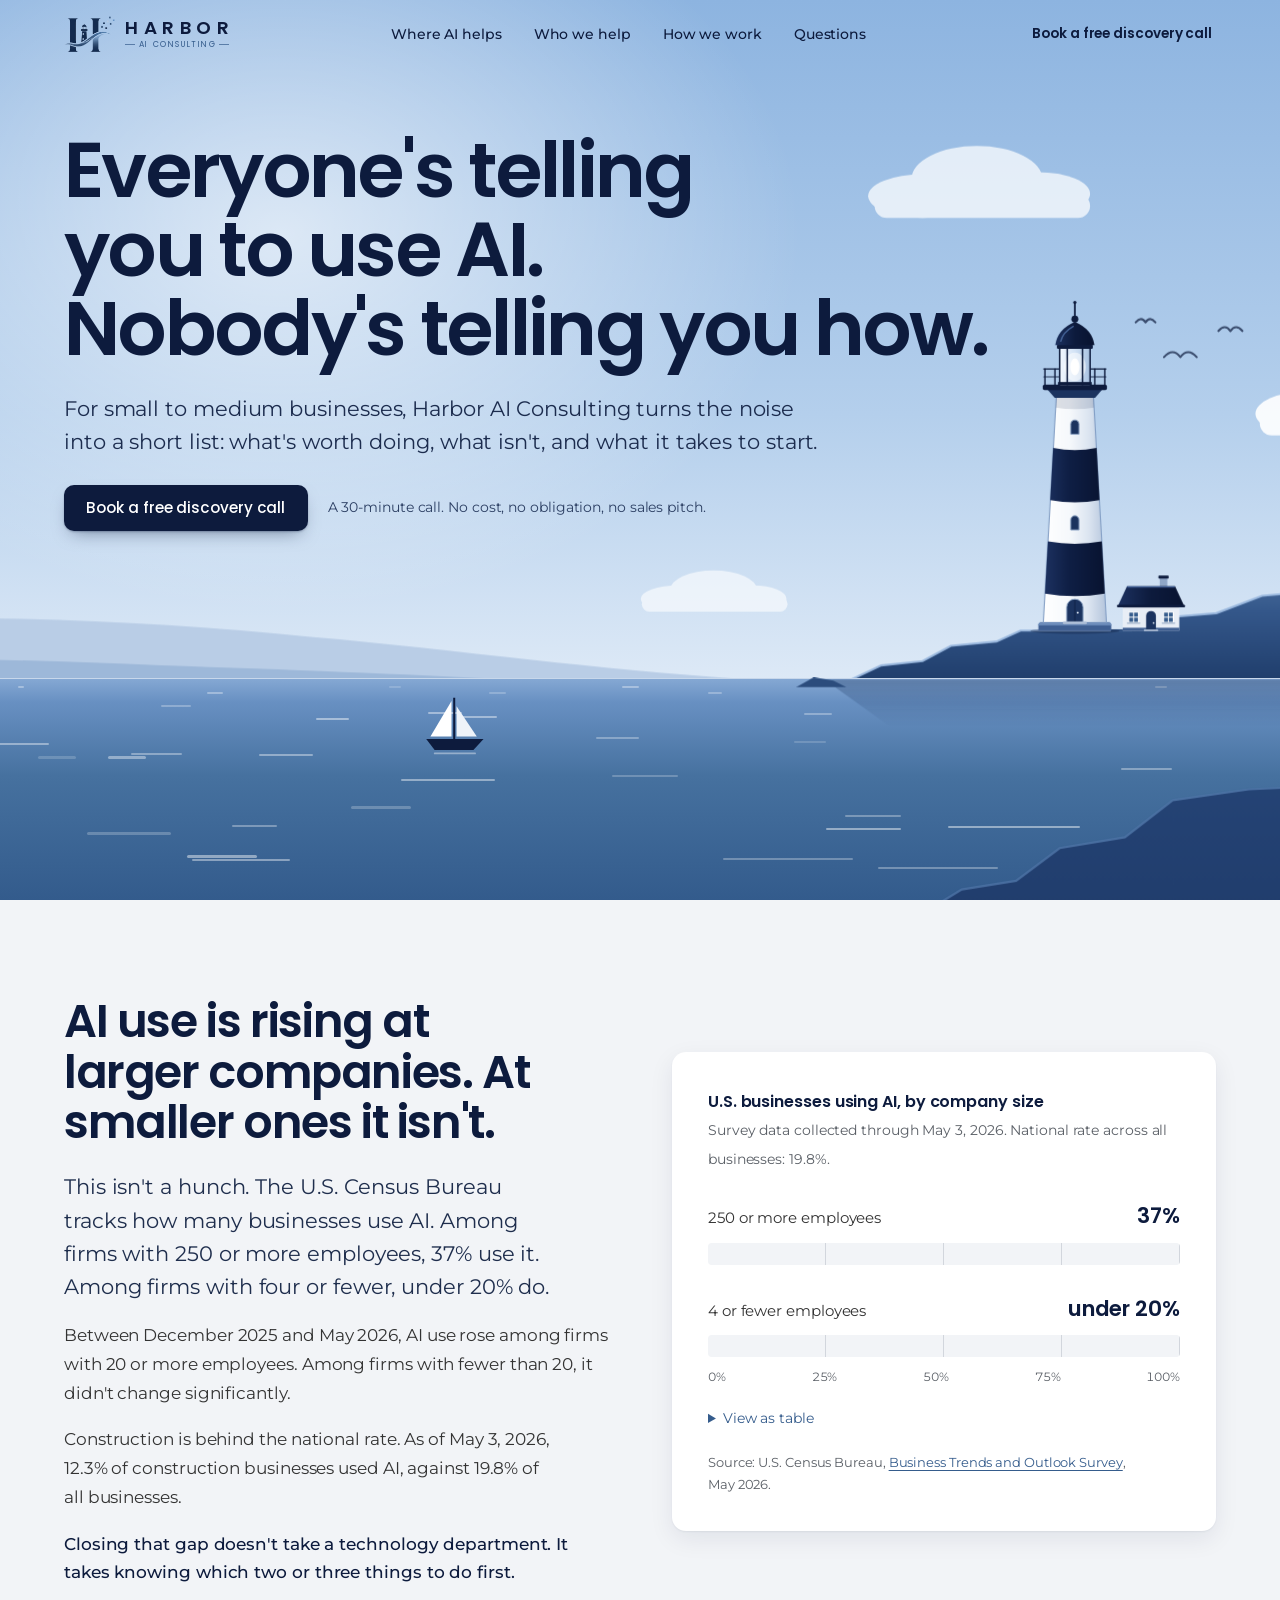
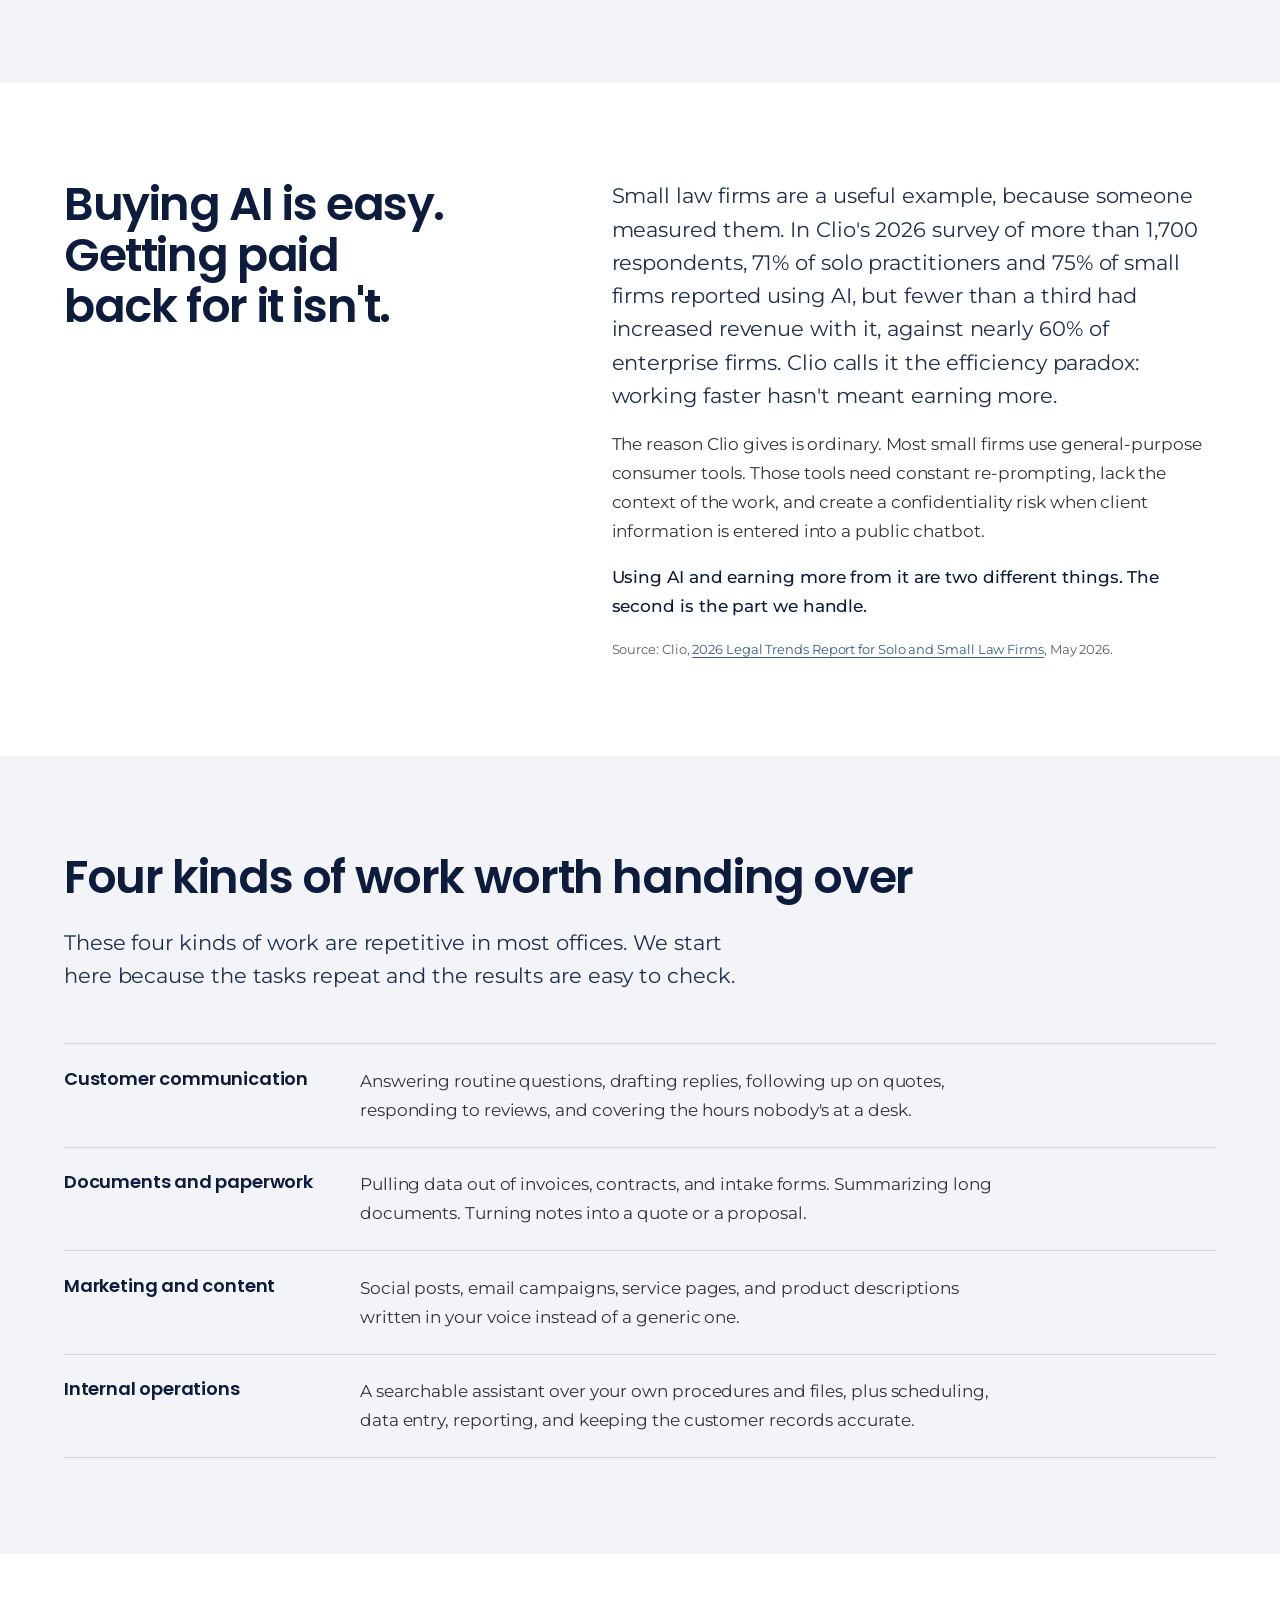
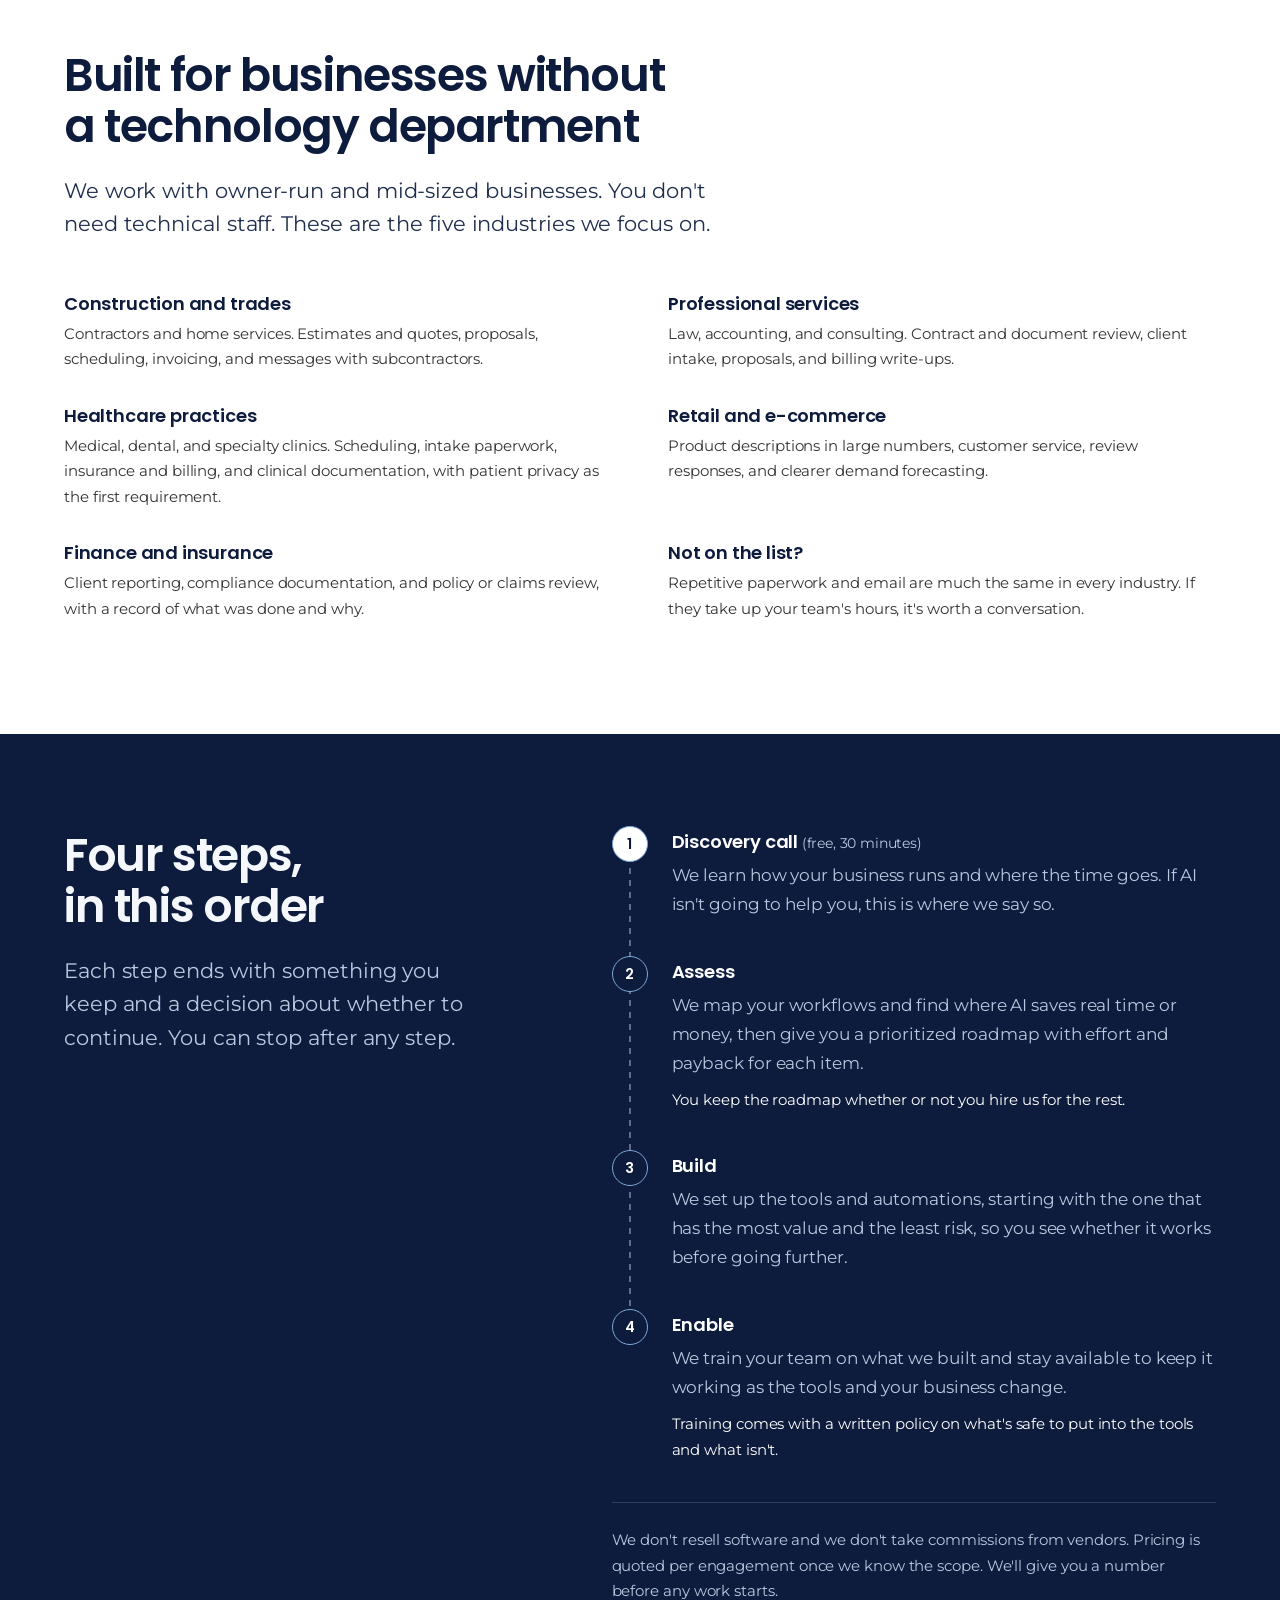
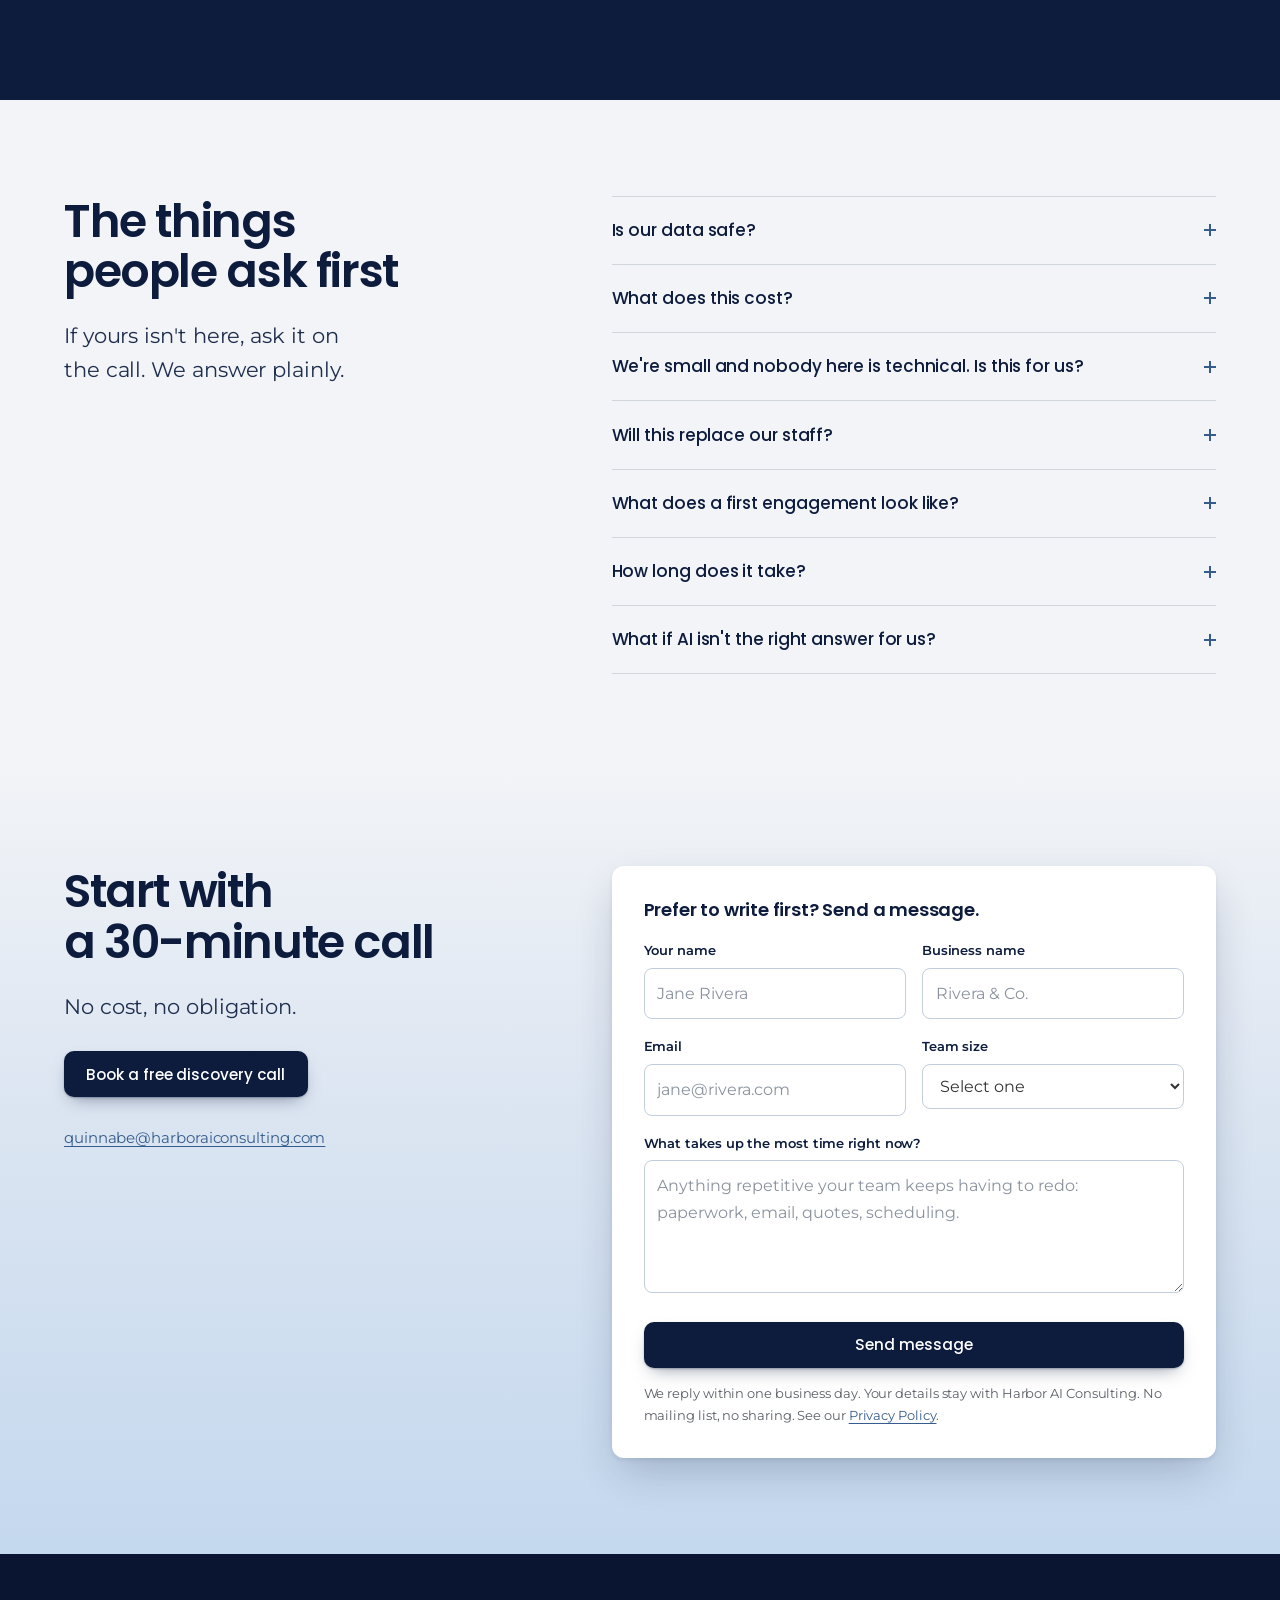
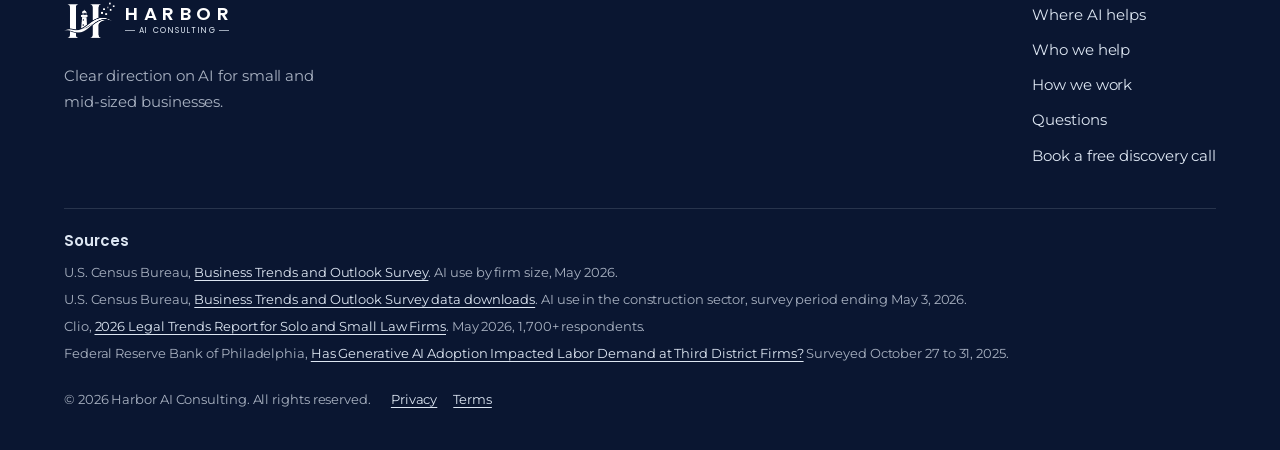
<file: index.html>
<!doctype html>
<html lang="en">
<head>
<meta charset="utf-8">
<meta name="viewport" content="width=device-width, initial-scale=1, viewport-fit=cover">
<title>Harbor AI Consulting: clear direction on AI for small businesses</title>
<meta name="description" content="Harbor AI Consulting helps small and mid-sized businesses work out where AI actually pays off, and where it doesn't. Book a free 30-minute discovery call.">
<link rel="canonical" href="https://harboraiconsulting.com/">

<meta property="og:type" content="website">
<meta property="og:url" content="https://harboraiconsulting.com/">
<meta property="og:site_name" content="Harbor AI Consulting">
<meta property="og:title" content="Harbor AI Consulting: clear direction on AI">
<meta property="og:description" content="Everyone's telling you to use AI. Nobody's telling you how. Practical AI guidance for small and mid-sized businesses.">
<meta property="og:image" content="https://harboraiconsulting.com/assets/logo.png">
<meta name="twitter:card" content="summary_large_image">
<meta name="twitter:title" content="Harbor AI Consulting: clear direction on AI">
<meta name="twitter:description" content="Everyone's telling you to use AI. Nobody's telling you how. Practical AI guidance for small and mid-sized businesses.">
<meta name="twitter:image" content="https://harboraiconsulting.com/assets/logo.png">
<meta name="theme-color" content="#A6C4E6">

<link rel="icon" href="/favicon.svg" type="image/svg+xml">
<link rel="icon" href="/favicon-32.png" sizes="32x32" type="image/png">
<link rel="apple-touch-icon" href="/apple-touch-icon.png">

<link rel="preconnect" href="https://fonts.googleapis.com">
<link rel="preconnect" href="https://fonts.gstatic.com" crossorigin>
<link href="https://fonts.googleapis.com/css2?family=Montserrat:wght@400;500;600&family=Poppins:wght@400;500;600&display=swap" rel="stylesheet">
<link rel="stylesheet" href="scrollcraft.css">

<style>
  /* --svh is one hundredth of the screen height. On phones a script below replaces it with a fixed
     pixel value, because Chrome on iPhone changes the screen height when its bars hide during a
     scroll, and that resized the whole harbor scene mid-scroll (reported 2026-11-10). */
  :root { --svh: 1svh; }
  /* ---------- brand tokens: the light ground is the default ---------- */
  :root {
    --sc-canvas: #FFFFFF;
    --sc-surface: #F2F4F7;
    --sc-ink: #0D1B3D;
    --sc-ink-soft: #5A5F66;
    --sc-accent: #355C8C;
    --sc-accent-ink: #FFFFFF;
    --sc-hairline: rgba(13,27,61,.14);
    --sc-font-display: "Poppins", system-ui, sans-serif;
    --sc-font-text: "Montserrat", system-ui, sans-serif;
    --sc-maxw: 90rem;
    --sc-gutter: clamp(1.25rem, 5vw, 4.5rem);
    --edge: max(var(--sc-gutter), calc((100vw - var(--sc-maxw)) / 2 + var(--sc-gutter)));
    --sc-leading-body: 1.7;
    --navy: #0D1B3D; --navy-deep: #0A1631; --blue: #355C8C; --sky: #7FA8D6;
    --mist: #DDE6F2; --fog: #F2F4F7;
    --lift: 0 1px 2px rgba(13,27,61,.06), 0 8px 24px rgba(13,27,61,.08);
    --lift-3: 0 2px 4px rgba(13,27,61,.08), 0 18px 44px -8px rgba(13,27,61,.24);
    --bar-h: 68px;
    --sc-t-base: clamp(1rem, .97rem + .12vw, 1.0625rem);
  }
  body { color: #333333; }
  .g-light { --sc-canvas: #F2F4F7; --sc-surface: #FFFFFF; background: #F2F4F7; }
  .g-white { background: #FFFFFF; }
  .g-sky   { background: linear-gradient(180deg, #F2F4F7 0%, #DDE6F2 40%, #C4D8EE 100%); }
  /* the dark ground restates the tokens AND color, because color is inherited as a computed value */
  .g-dark  {
    --sc-ink: #F4F7FB; --sc-ink-soft: #B9C8DE;
    --sc-accent: #7FA8D6; --sc-accent-ink: #0D1B3D;
    --sc-hairline: rgba(221,230,242,.16);
    background: var(--navy); color: var(--sc-ink);
  }
  section { position: relative; }
  .sc-wrap[data-sc-in] { opacity: 1; transform: none; }
  html { scroll-padding-top: calc(var(--bar-h) + 1rem); }
  a:focus-visible, button:focus-visible, summary:focus-visible { outline: 2px solid var(--blue); outline-offset: 3px; border-radius: 4px; }
  .g-dark a:focus-visible, .foot a:focus-visible { outline-color: var(--sky); }
  .skip-link { position: absolute; left: -9999px; top: 0; z-index: 200; background: var(--navy); color: #fff; padding: .75rem 1.25rem; border-radius: 0 0 6px 0; text-decoration: none; }
  .skip-link:focus { left: 0; }

  h1, h2, h3 { font-family: var(--sc-font-display); color: var(--sc-ink); margin: 0; text-wrap: balance; }
  h2 { font-weight: 600; font-size: clamp(1.75rem, 1.2rem + 2.1vw, 2.9rem); line-height: 1.1; letter-spacing: -0.03em; }
  h3 { font-weight: 600; font-size: 1.125rem; line-height: 1.3; letter-spacing: -0.01em; }
  p { margin: 0; text-wrap: pretty; }
  .lede { font-size: clamp(1.1rem, 1rem + .5vw, 1.3rem); line-height: 1.6; max-width: 60ch; color: #1F2E4D; text-wrap: balance; }
  /* inside a text column every paragraph shares one right edge */
  .read .lede, .cols--even .stack .lede { max-width: none; }
  .read .lede { text-wrap: pretty; }
  @media (max-width: 760px) { .lede { text-wrap: pretty; } }
  .cols--even .stack { max-width: 37rem; }
  .two > span { display: block; }
  .small { font-size: .9375rem; }
  .soft { color: var(--sc-ink-soft); }
  .src { font-size: .8125rem; color: var(--sc-ink-soft); }
  .src a, .txt-link { color: var(--sc-accent); text-decoration: underline; }
  .g-light .txt-link, .g-white .txt-link, .g-light .src a, .g-white .src a { color: var(--blue); }
  .sr-only { position: absolute; width: 1px; height: 1px; overflow: hidden; clip-path: inset(50%); white-space: nowrap; }

  /* ---------- buttons ---------- */
  .btn {
    display: inline-flex; align-items: center; justify-content: center;
    font-family: var(--sc-font-display); font-weight: 500; font-size: .95rem; line-height: 1;
    padding: .95rem 1.4rem; border-radius: 10px; border: 0; cursor: pointer;
    text-decoration: none; white-space: nowrap;
    transition: background-color 160ms var(--sc-ease-out), transform 120ms var(--sc-ease-out);
  }
  .btn:active { transform: translateY(1px); }
  .btn--navy { background: var(--navy); color: #FFFFFF; box-shadow: 0 1px 2px rgba(13,27,61,.28), 0 8px 18px -8px rgba(13,27,61,.5); }
  .btn--block { width: 100%; }
  .btn--sm { padding: .7rem 1rem; font-size: .85rem; }
  .btn[disabled] { background: var(--mist); color: #5A5F66; cursor: default; }
  @media (hover: hover) and (pointer: fine) { .btn--navy:hover { background: var(--blue); transform: translateY(-1px); } }
  .btn:active { transform: translateY(1px); }

  /* ---------- the bar: a working index ---------- */
  .bar {
    position: fixed; inset: 0 0 auto 0; height: var(--bar-h); z-index: 60;
    display: flex; align-items: center; justify-content: space-between; gap: 1rem;
    padding-inline: var(--edge);
    transition: background-color 240ms var(--sc-ease-out), box-shadow 240ms var(--sc-ease-out);
  }
  .bar.is-scrolled { background: rgba(255,255,255,.96); -webkit-backdrop-filter: saturate(1.5) blur(16px); backdrop-filter: saturate(1.5) blur(16px); box-shadow: 0 1px 0 rgba(13,27,61,.09); }
  .bar.is-open { background: #FFFFFF; box-shadow: 0 1px 0 rgba(13,27,61,.09); }
  .bar .btn--navy { transition: background-color 200ms var(--sc-ease-out), color 200ms var(--sc-ease-out), transform 120ms var(--sc-ease-out); }
  .bar:not(.is-scrolled):not(.is-open) .btn--navy { background: transparent; color: var(--navy); box-shadow: inset 0 0 0 1.5px var(--navy); }
  @media (hover: hover) and (pointer: fine) { .bar:not(.is-scrolled):not(.is-open) .btn--navy:hover { background: rgba(13,27,61,.08); } }
  .lockup { display: inline-flex; align-items: center; gap: .65rem; text-decoration: none; color: var(--navy); }
  .lockup img { height: 36px; width: auto; }
  .lockup-word { display: flex; flex-direction: column; gap: 3px; font-family: var(--sc-font-display); line-height: 1; }
  /* horizontal lockup as drawn in the brand guide: HARBOR is the widest line; under it AI CONSULTING
     is centered with a short line on each side. Letter spacing also adds space after the last letter,
     so each line of text takes that space back with a negative right margin. */
  .lockup-name { font-weight: 600; font-size: 1.15rem; letter-spacing: .3em; margin-right: -.3em; }
  .lockup-sub { display: flex; align-items: center; gap: .5em; font-size: .5rem; color: var(--blue); }
  .lockup-sub::before, .lockup-sub::after { content: ""; flex: 1 1 0; min-width: 4px; height: 1px; background: currentColor; opacity: .7; }
  .lockup-sub > span { letter-spacing: .2em; margin-right: -.2em; white-space: nowrap; }
  .bar-nav { display: flex; gap: 2rem; }
  .bar-nav a { position: relative; font-size: .9rem; font-weight: 500; color: var(--navy); text-decoration: none; padding: .5rem 0; }
  .bar-nav a::after { content: ""; position: absolute; left: 0; right: 0; bottom: 2px; height: 2px; border-radius: 1px; background: currentColor;
    transform: scaleX(0); transform-origin: 0 50%; transition: transform 240ms var(--sc-ease-out); }
  .bar-nav a[aria-current]::after { transform: scaleX(1); }
  @media (hover: hover) and (pointer: fine) { .bar-nav a:hover::after { transform: scaleX(1); } }
  .bar-right { display: flex; align-items: center; gap: .35rem; }
  .menu { display: none; }
  .menu summary { list-style: none; cursor: pointer; font-family: var(--sc-font-display); font-weight: 500; font-size: .85rem; color: var(--navy); padding: .7rem .6rem; }
  .menu summary::-webkit-details-marker { display: none; }
  .menu-panel { position: absolute; left: 0; right: 0; top: var(--bar-h); display: grid; background: #FFFFFF;
    padding: 0 var(--edge) .75rem; box-shadow: 0 22px 30px -20px rgba(13,27,61,.35); }
  .menu-panel a { padding: .95rem 0; border-top: 1px solid var(--sc-hairline); color: var(--navy); font-weight: 500; text-decoration: none; }
  @media (max-width: 960px) { .bar-nav { display: none; } .menu { display: block; } }
  /* below 480px the name beside the mark does not fit next to Menu and the button (it overlapped Menu at 421 to 459px) */
  .lockup { flex: none; }
  /* phones: the name stays beside the mark. To make room without changing any size, the bar button
     reads "Book a call" here, and Menu sits midway between the name and the button. */
  .lbl-short { display: none; }
  @media (max-width: 480px) {
    .bar { gap: .25rem; }
    .bar-right { flex: 1 1 auto; }
    .menu { margin-inline: auto; }
    .lbl-full { display: none; }
    .lbl-short { display: inline; }
  }
  @media (max-width: 349px) { .lockup-word { display: none; } }

  /* Decided 2026-11-10: the top bar has no lines and no boxes, except the logo, which keeps its
     brand-guide lines beside AI CONSULTING. No underline under the section being read or on hover,
     no outline or fill on the bar button, no line under the bar. */
  .bar-nav a::after { display: none; }
  .bar .bar-nav a { transition: color 160ms var(--sc-ease-out); }
  .bar .bar-nav a[aria-current] { color: var(--blue); }
  .bar.is-scrolled, .bar.is-open { box-shadow: none; }
  .bar .btn--navy, .bar.is-scrolled .btn--navy, .bar:not(.is-scrolled):not(.is-open) .btn--navy {
    background: transparent; color: var(--navy); box-shadow: none; padding-inline: .25rem; font-weight: 600; }
  @media (hover: hover) and (pointer: fine) {
    .bar .bar-nav a:hover, .bar .btn--navy:hover, .bar:not(.is-scrolled):not(.is-open) .btn--navy:hover { color: var(--blue); background: transparent; transform: none; }
  }

  /* =====================================================================
     THE OPENING: one sentence in a clear sky, a lighthouse, open water.
     --u is the size of one drawing unit. The scene is drawn on a 1600 x 900
     sheet; the lighthouse stands at x 1180 and the waterline is at y 596.
     --h is how far the opening has scrolled away, 0 to 1.
     ===================================================================== */
  .hero {
    --h: clamp(0, calc((var(--sc-p, .5) - .5) * 2), 1);
    --u: min(calc(var(--svh) * .125), .085vw);
    --lx: 84vw;
    --yb: 800;
    --sea: calc(var(--u) * (var(--yb) - 596));
    position: relative; min-height: calc(var(--svh) * 100 + var(--tail, 0px)); overflow: clip;
    display: flex; flex-direction: column;
    background:
      radial-gradient(58% 60% at 22% 26%, rgba(255,255,255,.62), rgba(255,255,255,0) 70%),
      linear-gradient(180deg, #8DB4E0 0%, #B4CFEC 46%, #E3EDF8 80%, #F2F6FB 100%);
  }
  .pl { position: absolute; inset: 0; pointer-events: none; will-change: transform; }
  .pl-sky  { transform: translate3d(0, calc(var(--h) * calc(var(--svh) * 20)), 0); }
  .pl-phone-cloud { display: none; }
  /* only the background answers the scroll: the sky and the far shore. The lighthouse, the water and the boat do not. */
  .sheet {
    position: absolute;
    left: calc(var(--lx) - var(--u) * 1180);
    bottom: calc(var(--u) * (var(--yb) - 900) + var(--tail, 0px));
    width: calc(var(--u) * 1600); height: calc(var(--u) * 900);
  }
  .sheet svg { display: block; width: 100%; height: 100%; max-width: none; overflow: visible; }
  .sheet--far { transform: translate3d(calc(var(--h) * -3vw), 0, 0); will-change: transform; }
  /* Sky and far shore follow scroll; the boat and water also move while idle. */

  .water {
    position: absolute; left: 0; right: 0; bottom: calc(var(--svh) * -24); height: calc(var(--sea) + calc(var(--svh) * 24) + var(--tail, 0px));
    background: linear-gradient(180deg, #86A9D4 0, #6890C2 calc(var(--u) * 22), #46719F calc(var(--u) * 90), #325A8B calc(var(--u) * 210), #284C7B 100%);
    box-shadow: inset 0 1px 0 rgba(255,255,255,.55);
  }
  /* light on the water: three sheets of lines, each sheet one layer, so the browser moves them by fractions of a pixel */
  .glints { position: absolute; inset: 0; will-change: transform, opacity; animation: swell 9s ease-in-out infinite alternate; }
  .glints:nth-of-type(2) { animation-duration: 12s; animation-direction: alternate-reverse; }
  .glints:nth-of-type(3) { animation-duration: 15s; animation-delay: -5s; }
  @keyframes swell { from { transform: translate3d(-7px, 0, 0); opacity: 1; } to { transform: translate3d(7px, 0, 0); opacity: .5; } }
  .water i { position: absolute; height: max(1.5px, calc(var(--u) * 2)); border-radius: 2px; background: #FFFFFF; }
  .boat { position: absolute; left: 33vw; top: calc(var(--u) * 12); width: calc(var(--u) * 62);
    animation: sail 34s ease-in-out infinite alternate; will-change: transform; }
  /* the boat floats on its own, slowly, left and right. Scroll does not move it. */
  @keyframes sail { from { transform: translate3d(-3.5vw, 0, 0) rotate(.02deg); } to { transform: translate3d(3.5vw, 0, 0) rotate(.02deg); } }
  .boat svg { display: block; width: 100%; height: auto; overflow: visible; transform-origin: 50% 88%;
    animation: bob 6s ease-in-out infinite alternate; will-change: transform; }
  @keyframes bob { from { transform: translate3d(0, -.6px, 0) rotate(-1.6deg); } to { transform: translate3d(0, .6px, 0) rotate(1.6deg); } }

  .hero-copy {
    position: relative; z-index: 3;
    padding: calc(var(--bar-h) + clamp(1.75rem, calc(var(--svh) * 7), 5.5rem)) var(--edge) 0;
  }
  .hero-copy h1 {
    font-weight: 600; color: var(--navy);
    font-size: clamp(2.1rem, min(6vw, calc(var(--svh) * 10.2)), 5.6rem);
    line-height: 1.03; letter-spacing: -0.035em; max-width: 12.7em;
  }
  .hero-copy h1 > span { display: block; text-wrap: balance; }
  .hero-copy h1 .nw { white-space: nowrap; }
  .hero-copy .lede { margin-top: clamp(1.1rem, calc(var(--svh) * 2.6), 1.75rem); max-width: 60ch; color: #1C2C4E; }
  .hero-cta { margin-top: clamp(1.25rem, calc(var(--svh) * 3), 2rem); display: flex; flex-wrap: wrap; align-items: center; gap: .9rem 1.25rem; }
  .hero-cta p { font-size: .875rem; color: #2C3F63; }
  .hero-reserve { flex: 1 0 calc(var(--u) * 250); }

  @media (max-width: 760px) {
    /* On phones a script (before the engine script) sets --u so the whole hero fits the visible screen,
       and --ov, the height of the small note under the button, which the lighthouse may rise beside. */
    .hero { --u: min(calc(var(--svh) * .075), .165vw); --lx: 80vw; --yb: 730; }
    .hero-copy { padding-top: calc(var(--bar-h) + .9rem); }
    .hero-cta p { max-width: calc(74vw - var(--edge) - 12px); }
    .hero-copy h1 { font-size: clamp(1.9rem, 10.3vw, 3rem); line-height: 1.06; }
    .hero-copy .lede { font-size: 1rem; line-height: 1.55; }
    .hero-reserve { flex-basis: max(0px, calc(var(--u) * (var(--yb) - 238) - var(--ov, 0px))); }
    /* Reuse one desktop cloud, moved into the phone composition without redrawing it. */
    .pl-fore, .cloud { display: none; }
    .pl-phone-cloud { display: block; }
    .phone-cloud-shape { transform: translate(var(--cloud-x, -350px), 300px); }
    /* on a phone the birds sit left of the lighthouse: on its right they ran off the edge of the screen */
    .birds { transform: translate(2360px, 130px) scale(-1, 1); }
    .boat { left: 8vw; width: calc(var(--u) * 70); }
  }
  /* Touch phones: the water continues 120px below the first screen. Safari on iPhone draws the page
     under its floating address bar, and the next section showed there. The scene itself does not move. */
  @media (max-width: 760px) and (pointer: coarse) { .hero { --tail: 120px; } }

  @media (prefers-reduced-motion: reduce) {
    .hero { --h: 0; }
    .glints, .boat, .boat svg { animation: none; }
    .course-wrap { --k: 1 !important; }
  }

  /* =====================================================================
     the document
     ===================================================================== */
  .sec { padding-block: clamp(4rem, 7.5vw, 6.75rem); }
  .cols { display: grid; gap: clamp(2rem, 5vw, 5rem); }
  @media (min-width: 900px) {
    .cols--even { grid-template-columns: 1fr 1fr; align-items: center; }
    .cols--lead { grid-template-columns: minmax(0,.8fr) minmax(0,1fr); align-items: start; }
    .sticky { position: sticky; top: calc(var(--bar-h) + 2rem); }
  }
  .stack > * + * { margin-top: 1.1rem; }
  .stack > h2 + * { margin-top: 1.4rem; }

  /* the gap: two bars */
  .fig { background: #fff; border-radius: 14px; padding: clamp(1.25rem, 3vw, 2.25rem); box-shadow: var(--lift); margin: 0; }
  .fig figcaption strong { display: block; font-family: var(--sc-font-display); font-weight: 600; color: var(--navy); font-size: 1rem; }
  .fig figcaption span { font-size: .875rem; color: #5A5F66; }
  .bar-row { margin-top: 1.6rem; }
  .bar-head { display: flex; justify-content: space-between; align-items: baseline; gap: 1rem; font-size: .9375rem; }
  .bar-head b { font-family: var(--sc-font-display); font-weight: 600; font-size: 1.35rem; color: var(--navy); font-variant-numeric: tabular-nums; }
  /* The track is the whole 0 to 100 percent, so a bar's length is its real share (decided 2026-11-10:
     on the old 0 to 40 scale, 37% filled almost the whole track). A faint line marks each quarter. */
  .bar-track { margin-top: .5rem; height: 22px; border-radius: 4px;
    background: linear-gradient(90deg, transparent calc(100% - 1px), rgba(13,27,61,.14) 0) 0 0 / 25% 100%, var(--fog); }
  .bar-fill { height: 100%; border-radius: 4px; }
  .bar-fill--large { width: 37%; background: var(--navy); }
  /* "under 20%": a solid bar that ends at the 20% mark. The label says "under". (decided 2026-11-10: the faded bar with a partial outline looked broken.) */
  .bar-fill--small { width: 20%; background: var(--blue); }
  .bar-edge { display: none; }
  .axis { display: flex; justify-content: space-between; margin-top: .6rem; font-size: .75rem; color: #5A5F66; font-variant-numeric: tabular-nums; }
  .fig details { margin-top: 1.25rem; font-size: .875rem; }
  .fig summary { cursor: pointer; color: var(--blue); }
  .fig table { margin-top: .75rem; width: 100%; border-collapse: collapse; }
  .fig th, .fig td { text-align: left; padding: .45rem 0; border-top: 1px solid rgba(13,27,61,.12); font-weight: 400; }
  .fig th { font-weight: 600; color: var(--navy); }

  /* doubt: one indented reading column */
  .read { max-width: 62ch; }

  /* orientation: rows, not cards */
  .rows { margin-top: clamp(2rem, 4vw, 3.25rem); border-bottom: 1px solid var(--sc-hairline); }
  .row { display: grid; gap: .4rem 2.5rem; padding-block: 1.4rem; border-top: 1px solid var(--sc-hairline); }
  @media (min-width: 760px) { .row { grid-template-columns: 16rem 1fr; } }
  .row p { max-width: 60ch; }
  .who { margin-top: clamp(2rem, 4vw, 3.25rem); display: grid; gap: 2rem 3.5rem; list-style: none; padding: 0; }
  @media (min-width: 760px) { .who { grid-template-columns: 1fr 1fr; } }
  .who h3 { margin-bottom: .35rem; }
  .aside { margin-top: 2.5rem; padding-top: 1.5rem; border-top: 1px solid var(--sc-hairline); max-width: 62ch; }

  /* control: the course, and the boat that follows it. --k is the boat's place on the line, 0 to 1 */
  .course-wrap { position: relative; --k: 0; }
  .course { list-style: none; margin: 0; padding: 0; }
  .course-rail { position: absolute; left: 17px; top: 14px; bottom: 18px; width: 2px; }
  .course-track { position: absolute; inset: 0; background: repeating-linear-gradient(180deg, rgba(221,230,242,.4) 0 6px, transparent 6px 12px); }
  .course-fill { position: absolute; inset: 0; background: var(--sky); transform-origin: 50% 0; transform: scaleY(var(--k)); will-change: transform; }
  .course-boat { position: absolute; left: 50%; top: 0; width: 22px; height: 30px; margin: -15px 0 0 -11px;
    transform: translate3d(0, calc(var(--k) * var(--rail-h, 0px)), 0); will-change: transform; }
  .course-boat svg { display: block; width: 100%; height: 100%; }
  .course li { position: relative; padding-left: 3.75rem; --on: clamp(0, calc((var(--k) - var(--t, 0)) * 40 + 1), 1); }
  .course li + li { margin-top: 2.6rem; }
  .course li:last-child::after { content: ""; position: absolute; left: 8px; top: 34px; bottom: -24px; width: 20px; background: var(--navy); }
  .course-n { position: absolute; left: 0; top: -4px; width: 36px; height: 36px; border-radius: 50%;
    display: grid; place-items: center; border: 1.5px solid var(--sky);
    background: color-mix(in srgb, #FFFFFF calc(var(--on) * 100%), #0D1B3D);
    color: color-mix(in srgb, #0D1B3D calc(var(--on) * 100%), #FFFFFF);
    font-family: var(--sc-font-display); font-weight: 600; font-size: .9rem; }
  .course h3 { color: #fff; margin-bottom: .45rem; }
  .course h3 small { font-family: var(--sc-font-text); font-weight: 400; font-size: .875rem; color: var(--sc-ink-soft); }
  .course p { color: var(--sc-ink-soft); max-width: 54ch; }
  .course .keep { margin-top: .6rem; color: #fff; }

  /* reassurance */
  .faq { border-bottom: 1px solid var(--sc-hairline); }
  .faq details { border-top: 1px solid var(--sc-hairline); }
  .faq summary { list-style: none; cursor: pointer; display: flex; justify-content: space-between; gap: 1.5rem; align-items: center;
    padding: 1.2rem 0; font-family: var(--sc-font-display); font-weight: 500; font-size: 1.0625rem; color: var(--navy); }
  .faq summary::-webkit-details-marker { display: none; }
  .faq summary::after { content: ""; flex: none; width: 12px; height: 12px;
    background: linear-gradient(var(--blue), var(--blue)) center / 100% 2px no-repeat, linear-gradient(var(--blue), var(--blue)) center / 2px 100% no-repeat;
    transition: transform 200ms var(--sc-ease-out); }
  .faq details[open] summary::after { transform: rotate(45deg); }
  .faq summary { transition: color 160ms var(--sc-ease-out); }
  @media (hover: hover) and (pointer: fine) { .faq summary:hover { color: var(--blue); } }
  .faq .ans { padding: 0 2.5rem 1.4rem 0; max-width: 62ch; font-size: .9688rem; }
  @supports (interpolate-size: allow-keywords) {
    @media (prefers-reduced-motion: no-preference) {
      .faq { interpolate-size: allow-keywords; }
      .faq details::details-content { block-size: 0; opacity: 0; overflow: clip;
        transition: block-size 340ms var(--sc-ease-out), opacity 260ms var(--sc-ease-out), content-visibility 340ms allow-discrete; }
      .faq details[open]::details-content { block-size: auto; opacity: 1; }
    }
  }
  .faq .ans p + p { margin-top: .75rem; }

  /* resolve: open sky, a button and a form */
  .mail { display: inline-block; margin-top: 1.75rem; color: var(--blue); font-size: .9375rem; }
  .card { background: #fff; color: #333; border-radius: 12px; padding: clamp(1.25rem, 3vw, 2rem); box-shadow: var(--lift-3);
    --sc-accent: #355C8C; --sc-ink: #0D1B3D; }
  .card h3 { color: var(--navy); margin-bottom: 1.1rem; }
  .fields { display: grid; gap: 1rem; }
  @media (min-width: 560px) { .fields--2 { grid-template-columns: 1fr 1fr; } }
  .field label { display: block; font-size: .8125rem; font-weight: 600; color: var(--navy); margin-bottom: .4rem; }
  .field input, .field select, .field textarea {
    width: 100%; padding: .7rem .8rem; border: 1px solid #C3CEDD; border-radius: 8px; background: #fff; color: #333;
    font-size: 1rem; transition: border-color 160ms var(--sc-ease-out); }
  @media (hover: hover) and (pointer: fine) { .field input:hover, .field select:hover, .field textarea:hover { border-color: #8FA6C6; } }
  .field input::placeholder, .field textarea::placeholder { color: #8A929E; }
  .field input:focus-visible, .field select:focus-visible, .field textarea:focus-visible { outline: 2px solid var(--blue); outline-offset: 1px; border-color: var(--blue); }
  .field .err { display: none; margin-top: .35rem; font-size: .8125rem; color: #B42318; }
  .field.is-invalid .err { display: block; }
  .field.is-invalid input, .field.is-invalid textarea { border-color: #B42318; }
  .form-note { font-size: .8125rem; color: #5A5F66; margin-top: .9rem; }
  .form-success { display: none; }
  .form-success.is-shown { display: block; }

  .foot { background: var(--navy-deep); color: rgba(221,230,242,.75); padding-block: 3rem 2.5rem; position: relative; z-index: 4; }
  .foot-top { display: flex; flex-wrap: wrap; justify-content: space-between; gap: 2rem 4rem; }
  .foot nav { display: flex; flex-direction: column; gap: .6rem; }
  .foot a { color: var(--mist); font-size: .9375rem; }
  .foot nav a { text-decoration: none; }
  @media (hover: hover) and (pointer: fine) { .foot nav a:hover { text-decoration: underline; text-underline-offset: 4px; } }
  .foot-src { margin-top: 2.5rem; padding-top: 1.5rem; border-top: 1px solid rgba(221,230,242,.14); }
  .foot-src h2 { font-size: .9375rem; letter-spacing: 0; color: var(--mist); }
  .foot-src ul { list-style: none; padding: 0; margin: .75rem 0 0; }
  .foot-src li { font-size: .8125rem; line-height: 1.6; }
  .foot-src li + li { margin-top: .4rem; }
  .foot-src a { font-size: inherit; }
  .legal { margin-top: 1.5rem; font-size: .8125rem; display: flex; flex-wrap: wrap; gap: .35rem 1.25rem; }
  .legal-links { display: inline-flex; gap: 1rem; }
  .legal a { font-size: inherit; }
  .foot .lockup { color: #fff; } .foot .lockup-sub { color: var(--mist); }
</style>
<script>
  // Phones only: fix the height unit at load. Update it only when the width changes (rotation).
  (function () {
    if (!window.matchMedia || !matchMedia('(pointer: coarse)').matches) return;
    var root = document.documentElement, w = window.innerWidth;
    function set() { window.__lockedH = window.innerHeight; root.style.setProperty('--svh', (window.innerHeight / 100) + 'px'); }
    set();
    window.addEventListener('resize', function () { if (window.innerWidth !== w) { w = window.innerWidth; set(); } });
  })();
</script>
<noscript><style>
  [data-sc-in], [data-sc-stagger] > * { opacity: 1 !important; transform: none !important; }
  [data-sc-reveal] { clip-path: none !important; }
  .course-wrap { --k: 1; }
</style></noscript>
</head>
<body>
<a class="skip-link" href="#top">Skip to content</a>

<!-- the scene is drawn once, here, and placed with <use> -->
<svg width="0" height="0" style="position:absolute" aria-hidden="true" focusable="false">
  <defs>
    <linearGradient id="d-tower" x1="0" x2="1" y1="0" y2="0">
      <stop offset="0" stop-color="#FFFFFF"/><stop offset=".42" stop-color="#F6F9FC"/><stop offset=".72" stop-color="#DCE5F1"/><stop offset="1" stop-color="#B4C5DC"/>
    </linearGradient>
    <linearGradient id="d-band" gradientUnits="userSpaceOnUse" x1="1152" y1="0" x2="1208" y2="0">
      <stop offset="0" stop-color="#1D3261"/><stop offset=".4" stop-color="#0F1F45"/><stop offset="1" stop-color="#081330"/>
    </linearGradient>
    <linearGradient id="d-roof" x1="0" x2="1" y1="0" y2="0">
      <stop offset="0" stop-color="#1D3261"/><stop offset=".5" stop-color="#0D1B3D"/><stop offset="1" stop-color="#081330"/>
    </linearGradient>
    <!-- the house wall is flat, so it is one even tone on both sides: the average white of the tower (decided 2026-11-10) -->
    <linearGradient id="d-wall" x1="0" x2="1" y1="0" y2="0">
      <stop offset="0" stop-color="#E8EEF6"/><stop offset="1" stop-color="#E8EEF6"/>
    </linearGradient>
    <linearGradient id="d-glass" x1="0" x2="1" y1="0" y2="0">
      <stop offset="0" stop-color="#F3F8FF"/><stop offset=".5" stop-color="#D3E3F6"/><stop offset="1" stop-color="#A9C3E2"/>
    </linearGradient>
    <linearGradient id="d-rock" gradientUnits="userSpaceOnUse" x1="0" y1="470" x2="0" y2="600">
      <stop offset="0" stop-color="#5A7FAE"/><stop offset=".5" stop-color="#34578A"/><stop offset="1" stop-color="#1F3D6B"/>
    </linearGradient>
    <linearGradient id="d-foreg" x1="0" x2="0" y1="0" y2="1">
      <stop offset="0" stop-color="#27477A"/><stop offset="1" stop-color="#132850"/>
    </linearGradient>
    <linearGradient id="d-shade" gradientUnits="userSpaceOnUse" x1="0" y1="597" x2="0" y2="640">
      <stop offset="0" stop-color="#16305A" stop-opacity=".34"/><stop offset="1" stop-color="#16305A" stop-opacity="0"/>
    </linearGradient>

    <symbol id="d-far" viewBox="0 0 1600 900" overflow="visible">
      <path d="M-2600 602V592C-2200 580-1800 566-1400 570C-1150 558-900 546-640 554C-420 540-200 532 0 544C160 536 320 542 480 558C600 568 720 586 880 597V602Z" fill="#B9CDE6"/>
      <path d="M-2600 602V594C-2000 586-1300 578-900 584C-700 574-440 572-220 580C-40 574 160 576 340 584C460 588 560 592 660 597V602Z" fill="#9DB8D9"/>
    </symbol>

    <symbol id="d-land" viewBox="0 0 1600 900" overflow="visible">
      <path d="M968 600l34-16 38-4 26-14 42-4 22-10h102l30-12 48-4 42-16 68-6 50-16 70-6 1200-30v238H968Z" fill="url(#d-rock)"/>
      <path d="M968 600l34-16 38-4 26-14 42-4 22-10h102l30-12 48-4 42-16 68-6 50-16 70-6 1200-30" fill="none" stroke="#9DBBE0" stroke-width="2" opacity=".9"/>
      <!-- the pale edge of the headland stops between the tower and the house, so no light strip shows on the ground there -->
      <rect x="1213" y="550.8" width="22" height="2.6" fill="url(#d-rock)"/>
      <!-- keeper's house: main block, roof, chimney. It stands apart from the tower (decided 2026-11-10). -->
      <rect x="1224" y="528" width="52" height="24" fill="url(#d-wall)"/>
      <rect x="1224" y="528" width="52" height="3.5" fill="#0D1B3D" opacity=".16"/>
      <rect x="1224" y="549.4" width="52" height="2.6" fill="#3F5F92"/>
      <rect x="1258" y="503" width="7" height="12" fill="#8FA6C6"/><rect x="1256.8" y="501.5" width="9.4" height="2.6" rx=".6" fill="#0D1B3D"/>
      <path d="M1219.5 529.5l8.5-18.5h44l8.5 18.5Z" fill="url(#d-roof)"/>
      <path d="M1228.6 511.8h42.8" stroke="#44639A" stroke-width="1.2" stroke-linecap="round"/>
      <rect x="1218.6" y="528.4" width="62.8" height="2.2" rx="1.1" fill="#0D1B3D"/>
      <!-- door and two windows -->
      <path d="M1245.5 552v-13.5a4.5 4.5 0 0 1 9 0V552Z" fill="#1B335F"/><circle cx="1252.3" cy="545" r=".8" fill="#DDE6F2"/>
      <rect x="1243.5" y="551" width="13" height="1.6" fill="#AFC0D8"/>
      <g fill="#355C8C" stroke="#FFFFFF" stroke-width="1"><rect x="1229.5" y="535" width="9" height="9.5"/><rect x="1261.5" y="535" width="9" height="9.5"/></g>
      <path d="M1234 535v9.5M1229.5 539.7h9M1266 535v9.5M1261.5 539.7h9" stroke="#FFFFFF" stroke-width=".9"/>
      <path d="M1228.3 545.2h11.4M1260.3 545.2h11.4" stroke="#9FB2CC" stroke-width="1.2" stroke-linecap="round"/>

      <!-- tower: stone base, tapered body, two bands that follow the curve of the wall -->
      <ellipse cx="1180" cy="552.4" rx="41" ry="2.6" fill="#0D1B3D" opacity=".38"/>
      <path d="M1146.5 552v-5.5q0-2 2-2h63q2 0 2 2v5.5Z" fill="#3F5F92"/>
      <path d="M1146.5 552v-5.5q0-2 2-2h63q2 0 2 2v.6h-67Z" fill="#6C8CBB"/>
      <path d="M1151 544.5l12-208.5h34l12 208.5Z" fill="url(#d-tower)" stroke="#7F9BC2" stroke-width="1" stroke-linejoin="round"/>
      <path d="M1160 384Q1180 388 1200 384L1202.7 432Q1180 436.4 1157.3 432Z" fill="url(#d-band)"/>
      <path d="M1155.2 470Q1180 474.4 1204.8 470L1207.5 518Q1180 522.6 1152.5 518Z" fill="url(#d-band)"/>
      <!-- shade under the gallery, where the deck blocks the light -->
      <path d="M1163 336h34l.6 11Q1180 350 1162.4 347Z" fill="#0D1B3D" opacity=".13"/>
      <!-- windows and the door -->
      <g fill="#1B335F" stroke="#8FA6C6" stroke-width=".9">
        <path d="M1176.2 371.5v-9.3a3.8 3.8 0 0 1 7.6 0v9.3Z"/>
        <path d="M1176.2 459.5v-9.3a3.8 3.8 0 0 1 7.6 0v9.3Z"/>
      </g>
      <path d="M1172.5 544.5v-14a7.5 7.5 0 0 1 15 0v14Z" fill="#1B335F" stroke="#8FA6C6" stroke-width=".9"/>
      <path d="M1180 524v20.5" stroke="#0D1B3D" stroke-width=".9" opacity=".7"/><circle cx="1182.6" cy="535.5" r=".9" fill="#DDE6F2"/>
      <rect x="1169" y="543.4" width="22" height="2.6" rx=".8" fill="#AEBFD8"/>

      <!-- gallery: bracket, deck, railing -->
      <path d="M1154.5 330h51l-7 8h-37Z" fill="#1B335F"/>
      <rect x="1150.5" y="326" width="59" height="5" rx="1.6" fill="#0D1B3D"/>
      <g stroke="#0D1B3D" stroke-width="1.3" stroke-linecap="round" fill="none">
        <path d="M1151.5 311.5h57"/><path d="M1151.5 318.8h57" stroke-width="1" opacity=".85"/>
        <path d="M1152.5 311.5v15M1161.7 311.5v15M1170.8 311.5v15M1189.2 311.5v15M1198.3 311.5v15M1207.5 311.5v15"/>
      </g>
      <!-- lantern room: glass, lamp, frame -->
      <rect x="1166" y="292" width="28" height="34.5" fill="url(#d-glass)"/>
      <ellipse cx="1180" cy="309.5" rx="10" ry="13" fill="#FFFFFF" opacity=".55"/>
      <ellipse cx="1180" cy="309.5" rx="4.2" ry="7.8" fill="#FFFFFF"/>
      <path d="M1166 292v34.5M1173 292v34.5M1187 292v34.5M1194 292v34.5" stroke="#0D1B3D" stroke-width="1.4"/>
      <rect x="1163.5" y="289" width="33" height="4" rx="1.2" fill="#0D1B3D"/>
      <rect x="1164.5" y="323.5" width="31" height="3.2" fill="#0D1B3D"/>
      <!-- roof, vent and rod -->
      <path d="M1162 289.6Q1164 275 1180 268.2Q1196 275 1198 289.6Z" fill="url(#d-roof)"/>
      <path d="M1167 286Q1169 277.6 1178.4 272.4" fill="none" stroke="#4A6AA0" stroke-width="1.3" stroke-linecap="round" opacity=".9"/>
      <circle cx="1180" cy="265.6" r="3.2" fill="#0D1B3D"/>
      <path d="M1180 262.5V250.6" stroke="#0D1B3D" stroke-width="1.6" stroke-linecap="round"/><circle cx="1180" cy="250.4" r="1.5" fill="#0D1B3D"/>
    </symbol>

    <symbol id="d-shore" viewBox="0 0 1600 900" overflow="visible">
      <path d="M950 597H2900V640H1010Z" fill="url(#d-shade)"/>
      <path d="M924 604l16-9 18 3 12 6Z" fill="#2B4C7C"/>
    </symbol>

    <symbol id="d-fore" viewBox="0 0 1600 900" overflow="visible">
      <path d="M1040 1200V812l36-22 50-8 40-30 60-10 44-34 70-10 1500-70v582Z" fill="url(#d-foreg)"/>
      <path d="M1040 812l36-22 50-8 40-30 60-10 44-34 70-10 1500-70" fill="none" stroke="#4E74A6" stroke-width="2" opacity=".8"/>
    </symbol>
  </defs>
</svg>

<header class="bar" id="bar">
  <a class="lockup" href="#top" aria-label="Harbor AI Consulting, home">
    <img src="assets/logo-mark.png" alt="" width="400" height="284">
    <span class="lockup-word" aria-hidden="true">
      <span class="lockup-name">HARBOR</span><span class="lockup-sub"><span>AI CONSULTING</span></span>
    </span>
  </a>
  <nav class="bar-nav" aria-label="Main">
    <a href="#help">Where AI helps</a>
    <a href="#industries">Who we help</a>
    <a href="#process">How we work</a>
    <a href="#faq">Questions</a>
  </nav>
  <div class="bar-right">
    <details class="menu" id="menu">
      <summary>Menu</summary>
      <nav class="menu-panel" aria-label="Main">
        <a href="#help">Where AI helps</a>
        <a href="#industries">Who we help</a>
        <a href="#process">How we work</a>
        <a href="#faq">Questions</a>
      </nav>
    </details>
    <a class="btn btn--navy btn--sm" href="#contact" data-booking><span class="lbl-full">Book a free discovery call</span><span class="lbl-short">Book a call</span></a>
  </div>
</header>

<main id="top" tabindex="-1">

<!-- ============ 1 · RECOGNITION: one sentence in a clear sky ============ -->
<section class="hero">
  <div class="pl pl-sky" aria-hidden="true">
    <div class="sheet"><svg viewBox="0 0 1600 900">
      <g class="cloud" fill="#FFFFFF" opacity=".9">
        <ellipse cx="1392" cy="352" rx="46" ry="20"/><ellipse cx="1436" cy="338" rx="54" ry="30"/><ellipse cx="1486" cy="350" rx="44" ry="22"/>
        <rect x="1350" y="350" width="180" height="22" rx="11"/>
      </g>
      <g class="cloud cloud--b" fill="#FFFFFF" opacity=".72">
        <ellipse cx="1040" cy="152" rx="50" ry="20"/><ellipse cx="1090" cy="136" rx="60" ry="30"/><ellipse cx="1146" cy="150" rx="48" ry="20"/>
        <rect x="996" y="150" width="198" height="22" rx="11"/>
      </g>
      <g class="cloud cloud--b cloud--c" fill="#FFFFFF" opacity=".6">
        <ellipse cx="815" cy="522" rx="34" ry="12"/><ellipse cx="848" cy="514" rx="40" ry="18"/><ellipse cx="885" cy="522" rx="30" ry="12"/>
        <rect x="782" y="520" width="134" height="14" rx="7"/>
      </g>
      <g class="birds" fill="none" stroke="#0D1B3D" stroke-width="2" stroke-linecap="round" stroke-linejoin="round" opacity=".7">
        <path d="M1262 300q8-9 15 0q7-9 15 0"/><path d="M1312 276q6-7 11 0q5-7 11 0"/><path d="M1236 268q5-6 9 0q4-6 9 0"/>
      </g>
    </svg></div>
  </div>
  <div class="pl pl-phone-cloud" aria-hidden="true">
    <div class="sheet"><svg viewBox="0 0 1600 900">
      <g class="phone-cloud-shape" fill="#FFFFFF" opacity=".72">
        <ellipse cx="1040" cy="152" rx="50" ry="20"/><ellipse cx="1090" cy="136" rx="60" ry="30"/><ellipse cx="1146" cy="150" rx="48" ry="20"/>
        <rect x="996" y="150" width="198" height="22" rx="11"/>
      </g>
    </svg></div>
  </div>
  <div class="pl pl-mid" aria-hidden="true">
    <div class="sheet sheet--far"><svg viewBox="0 0 1600 900"><use href="#d-far"/></svg></div>
    <div class="sheet"><svg viewBox="0 0 1600 900"><use href="#d-land"/></svg></div>
    <div class="water" id="water">
      <div class="boat">
        <svg viewBox="0 0 80 78">
          <path d="M35 12v42H10Z" fill="#FFFFFF"/><path d="M41 18v36h24Z" fill="#EEF3F9"/>
          <rect x="37" y="8" width="2.4" height="50" fill="#0D1B3D"/>
          <path d="M5 57h68l-12 13H15Z" fill="#0D1B3D"/>
          <rect x="14" y="73" width="50" height="2" rx="1" fill="#FFFFFF" opacity=".4"/>
        </svg>
      </div>
    </div>
    <div class="sheet"><svg viewBox="0 0 1600 900"><use href="#d-shore"/></svg></div>
  </div>
  <div class="pl pl-fore" aria-hidden="true">
    <div class="sheet"><svg viewBox="0 0 1600 900"><use href="#d-fore"/></svg></div>
  </div>

  <div class="hero-copy">
    <h1><span>Everyone's telling you to use AI.</span> <span><span class="nw">Nobody's telling</span> you how.</span></h1>
    <p class="lede">For small to medium businesses, Harbor AI Consulting turns the noise into a short list: what's worth doing, what isn't, and what it takes to start.</p>
    <div class="hero-cta">
      <a class="btn btn--navy" href="#contact" data-booking>Book a free discovery call</a>
      <p>A 30-minute call. No cost, no obligation, no sales pitch.</p>
    </div>
  </div>
  <div class="hero-reserve" aria-hidden="true"></div>
</section>

<!-- ============ 3 · UNEASE: the measured gap ============ -->
<section id="problem" class="sec g-light" data-sc-act="flow">
  <div class="sc-wrap cols cols--even" data-sc-in data-sc-stagger="90">
    <div class="stack">
      <h2>AI use is rising at larger companies. At smaller ones it isn't.</h2>
      <p class="lede">This isn't a hunch. The U.S. Census Bureau tracks how many businesses use AI. Among firms with 250 or more employees, 37% use it. Among firms with four or fewer, under 20% do.</p>
      <p>Between December 2025 and May 2026, AI use rose among firms with 20 or more employees. Among firms with fewer than 20, it didn't change significantly.</p>
      <p>Construction is behind the national rate. As of May 3, 2026, 12.3% of construction businesses used AI, against 19.8% of all businesses.</p>
      <p style="color:var(--navy);font-weight:500">Closing that gap doesn't take a technology department. It takes knowing which two or three things to do first.</p>
    </div>

    <figure class="fig">
      <figcaption>
        <strong>U.S. businesses using AI, by company size</strong>
        <span>Survey data collected through May 3, 2026. National rate across all businesses: 19.8%.</span>
      </figcaption>
      <div class="bar-row">
        <div class="bar-head"><span>250 or more employees</span><b>37%</b></div>
        <div class="bar-track"><div class="bar-fill bar-fill--large" data-sc-reveal="left" data-sc-reveal-at="0.16 0.42"></div></div>
      </div>
      <div class="bar-row">
        <div class="bar-head"><span>4 or fewer employees</span><b>under 20%</b></div>
        <div class="bar-track"><div class="bar-fill bar-fill--small" data-sc-reveal="left" data-sc-reveal-at="0.2 0.42"><div class="bar-edge"></div></div></div>
      </div>
      <div class="axis" aria-hidden="true"><span>0%</span><span>25%</span><span>50%</span><span>75%</span><span>100%</span></div>
      <details>
        <summary>View as table</summary>
        <table>
          <caption class="sr-only">Share of U.S. businesses reporting AI use, by employee count, survey data collected through May 3, 2026</caption>
          <thead><tr><th scope="col">Company size</th><th scope="col">Using AI</th></tr></thead>
          <tbody>
            <tr><td>250 or more employees</td><td>37%</td></tr>
            <tr><td>100 to 249 employees</td><td>32%</td></tr>
            <tr><td>4 or fewer employees</td><td>Under 20%</td></tr>
            <tr><td>All businesses</td><td>19.8%</td></tr>
          </tbody>
        </table>
      </details>
      <p class="src" style="margin-top:1.25rem">Source: U.S. Census Bureau, <a href="https://www.census.gov/library/stories/2026/05/ai-use-businesses.html" target="_blank" rel="noopener noreferrer">Business Trends and Outlook Survey</a>, May 2026.</p>
    </figure>
  </div>
</section>

<!-- ============ 4 · DOUBT: adoption is not payoff ============ -->
<section class="sec g-white">
  <div class="sc-wrap cols cols--lead" data-sc-in data-sc-stagger="90">
    <h2 class="two"><span>Buying AI is easy.</span> <span>Getting paid back for it isn't.</span></h2>
    <div class="read stack">
      <p class="lede">Small law firms are a useful example, because someone measured them. In Clio's 2026 survey of more than 1,700 respondents, 71% of solo practitioners and 75% of small firms reported using AI, but fewer than a third had increased revenue with it, against nearly 60% of enterprise firms. Clio calls it the efficiency paradox: working faster hasn't meant earning more.</p>
      <p>The reason Clio gives is ordinary. Most small firms use general-purpose consumer tools. Those tools need constant re-prompting, lack the context of the work, and create a confidentiality risk when client information is entered into a public chatbot.</p>
      <p style="color:var(--navy);font-weight:500">Using AI and earning more from it are two different things. The second is the part we handle.</p>
      <p class="src">Source: Clio, <a href="https://www.clio.com/resources/legal-trends/2026-solo-small-firm-report/" target="_blank" rel="noopener noreferrer">2026 Legal Trends Report for Solo and Small Law Firms</a>, May 2026.</p>
    </div>
  </div>
</section>

<!-- ============ 5 · ORIENTATION: the work, then the people ============ -->
<section id="help" class="sec g-light">
  <div class="sc-wrap" data-sc-in data-sc-stagger="90">
    <div class="stack">
      <h2>Four kinds of work worth handing over</h2>
      <p class="lede">These four kinds of work are repetitive in most offices. We start here because the tasks repeat and the results are easy to check.</p>
    </div>
    <div class="rows">
      <div class="row"><h3>Customer communication</h3><p>Answering routine questions, drafting replies, following up on quotes, responding to reviews, and covering the hours nobody's at a desk.</p></div>
      <div class="row"><h3>Documents and paperwork</h3><p>Pulling data out of invoices, contracts, and intake forms. Summarizing long documents. Turning notes into a quote or a proposal.</p></div>
      <div class="row"><h3>Marketing and content</h3><p>Social posts, email campaigns, service pages, and product descriptions written in your voice instead of a generic one.</p></div>
      <div class="row"><h3>Internal operations</h3><p>A searchable assistant over your own procedures and files, plus scheduling, data entry, reporting, and keeping the customer records accurate.</p></div>
    </div>
  </div>
</section>

<section id="industries" class="sec g-white">
  <div class="sc-wrap" data-sc-in data-sc-stagger="90">
    <div class="stack">
      <h2>Built for businesses without a technology department</h2>
      <p class="lede">We work with owner-run and mid-sized businesses. You don't need technical staff. These are the five industries we focus on.</p>
    </div>
    <ul class="who">
      <li><h3>Construction and trades</h3><p class="small">Contractors and home services. Estimates and quotes, proposals, scheduling, invoicing, and messages with subcontractors.</p></li>
      <li><h3>Professional services</h3><p class="small">Law, accounting, and consulting. Contract and document review, client intake, proposals, and billing write-ups.</p></li>
      <li><h3>Healthcare practices</h3><p class="small">Medical, dental, and specialty clinics. Scheduling, intake paperwork, insurance and billing, and clinical documentation, with patient privacy as the first requirement.</p></li>
      <li><h3>Retail and e-commerce</h3><p class="small">Product descriptions in large numbers, customer service, review responses, and clearer demand forecasting.</p></li>
      <li><h3>Finance and insurance</h3><p class="small">Client reporting, compliance documentation, and policy or claims review, with a record of what was done and why.</p></li>
      <li><h3>Not on the list?</h3><p class="small">Repetitive paperwork and email are much the same in every industry. If they take up your team's hours, it's worth a conversation.</p></li>
    </ul>
  </div>
</section>

<!-- ============ 5 · CONTROL: four steps, one course ============ -->
<section id="process" class="sec g-dark" data-sc-act="flow">
  <div class="sc-wrap cols cols--lead" data-sc-in data-sc-stagger="90">
    <div class="stack sticky">
      <h2>Four steps, in this order</h2>
      <p class="lede soft">Each step ends with something you keep and a decision about whether to continue. You can stop after any step.</p>
    </div>
    <div>
      <div class="course-wrap">
        <div class="course-rail" aria-hidden="true">
          <span class="course-track"></span><span class="course-fill"></span>
          <span class="course-boat"><svg viewBox="0 0 22 30"><path d="M11 29.5C3.5 22 2.5 10 5.5 1.5h11C19.5 10 18.5 22 11 29.5Z" fill="#FFFFFF"/><path d="M11 6v13" stroke="#0D1B3D" stroke-width="1.6" stroke-linecap="round"/></svg></span>
        </div>
        <ol class="course">
          <li><span class="course-n" aria-hidden="true">1</span>
            <h3>Discovery call <small>(free, 30 minutes)</small></h3>
            <p>We learn how your business runs and where the time goes. If AI isn't going to help you, this is where we say so.</p></li>
          <li><span class="course-n" aria-hidden="true">2</span>
            <h3>Assess</h3>
            <p>We map your workflows and find where AI saves real time or money, then give you a prioritized roadmap with effort and payback for each item.</p>
            <p class="keep small">You keep the roadmap whether or not you hire us for the rest.</p></li>
          <li><span class="course-n" aria-hidden="true">3</span>
            <h3>Build</h3>
            <p>We set up the tools and automations, starting with the one that has the most value and the least risk, so you see whether it works before going further.</p></li>
          <li><span class="course-n" aria-hidden="true">4</span>
            <h3>Enable</h3>
            <p>We train your team on what we built and stay available to keep it working as the tools and your business change.</p>
            <p class="keep small">Training comes with a written policy on what's safe to put into the tools and what isn't.</p></li>
        </ol>
      </div>
      <p class="aside small soft">We don't resell software and we don't take commissions from vendors. Pricing is quoted per engagement once we know the scope. We'll give you a number before any work starts.</p>
    </div>
  </div>
</section>

<!-- ============ 7 · REASSURANCE ============ -->
<section id="faq" class="sec g-light">
  <div class="sc-wrap cols cols--lead" data-sc-in data-sc-stagger="90">
    <div class="stack sticky">
      <h2>The things people ask first</h2>
      <p class="lede">If yours isn't here, ask it on the call. We answer plainly.</p>
    </div>
    <div class="faq">
      <details><summary>Is our data safe?</summary><div class="ans">
        <p>It depends entirely on which tools you use and how they're configured, which is exactly why it's worth getting right at the start. Consumer chatbots and business tools have very different terms about retention and training. Clio's 2026 research found that small firms relying on general-purpose consumer tools create a real confidentiality risk when client information is entered into a public platform.</p>
        <p>Part of every engagement is deciding what may go into which tool, and writing that down so your team isn't guessing.</p></div></details>
      <details><summary>What does this cost?</summary><div class="ans">
        <p>Each engagement is quoted on its own. After the free discovery call you get a written scope and a fixed number before anything starts. No hourly billing. The number doesn't change after you agree to it.</p></div></details>
      <details><summary>We're small and nobody here is technical. Is this for us?</summary><div class="ans">
        <p>That's who this is for. Businesses with technology departments already have people doing this work. According to the U.S. Census Bureau, under 20% of firms with four or fewer employees use AI, against 37% of firms with 250 or more.</p>
        <p>You don't need anyone technical on staff. That's the point of hiring someone for it.</p></div></details>
      <details><summary>Will this replace our staff?</summary><div class="ans">
        <p>That isn't what the evidence shows. The Federal Reserve Bank of Philadelphia surveyed firms across Delaware, southern New Jersey, and eastern and central Pennsylvania in late October 2025. Among those using generative AI, almost 70% said it hadn't changed their need for workers and 17% said it changed the kind of workers they needed rather than the number. Eight percent reported a decrease. It was a small sample (48 firms using the technology), so it is an early indication, not proof.</p>
        <p>Our work targets the repetitive tasks nobody wanted in the first place: retyping, following up, filing, formatting.</p></div></details>
      <details><summary>What does a first engagement look like?</summary><div class="ans">
        <p>A free 30-minute discovery call, then an assessment of your workflows and where AI fits. We spend time understanding how work moves through your business, then give you a written roadmap ranked by payback. You keep it either way, and you decide whether we build anything.</p></div></details>
      <details><summary>How long does it take?</summary><div class="ans">
        <p>We plan about two weeks for the assessment, depending on how much of your team we need time with. We plan for the first automation to be live a few weeks after that. We deliberately start with one thing rather than building everything at once.</p></div></details>
      <details><summary>What if AI isn't the right answer for us?</summary><div class="ans">
        <p>Then we say so, and you've spent 30 minutes finding out. The honest recommendation can be a better process, a setting already in software you own, or waiting. We don't resell tools and we don't take vendor commissions, so we have no reason to tell you otherwise.</p></div></details>
    </div>
  </div>
</section>

<!-- ============ 7 · RESOLVE: open sky, a button and a form ============ -->
<section id="contact" class="sec g-sky">
  <div class="sc-wrap cols cols--lead" data-sc-in data-sc-stagger="90">
    <div class="stack">
      <h2>Start with a <span style="white-space:nowrap">30-minute</span> call</h2>
      <p class="lede">No cost, no obligation.</p>
      <p style="margin-top:1.75rem"><a class="btn btn--navy" href="#contact" data-booking>Book a free discovery call</a></p>
      <a class="mail txt-link" href="mailto:quinnabe@harboraiconsulting.com">quinnabe@harboraiconsulting.com</a>
    </div>

    <div class="card">
      <h3>Prefer to write first? Send a message.</h3>
      <form id="consult-form" novalidate action="https://formspree.io/f/mppadzvb" method="post">
        <input type="text" name="_gotcha" tabindex="-1" autocomplete="off" aria-hidden="true" style="display:none">
        <input type="hidden" name="_subject" value="New enquiry from harboraiconsulting.com">
        <div class="fields fields--2">
          <div class="field"><label for="f-name">Your name</label>
            <input id="f-name" name="name" type="text" autocomplete="name" required placeholder="Jane Rivera">
            <p class="err">Enter your name.</p></div>
          <div class="field"><label for="f-company">Business name</label>
            <input id="f-company" name="company" type="text" autocomplete="organization" placeholder="Rivera &amp; Co."></div>
          <div class="field"><label for="f-email">Email</label>
            <input id="f-email" name="email" type="email" autocomplete="email" required placeholder="jane@rivera.com">
            <p class="err">Enter a valid email address.</p></div>
          <div class="field"><label for="f-size">Team size</label>
            <select id="f-size" name="size"><option value="">Select one</option><option>Just me</option><option>2 to 10</option><option>11 to 50</option><option>51 to 200</option><option>More than 200</option></select></div>
        </div>
        <div class="field" style="margin-top:1rem"><label for="f-msg">What takes up the most time right now?</label>
          <textarea id="f-msg" name="message" rows="4" required placeholder="Anything repetitive your team keeps having to redo: paperwork, email, quotes, scheduling."></textarea>
          <p class="err">Tell us a little about what you're dealing with.</p></div>
        <button type="submit" class="btn btn--navy btn--block" style="margin-top:1.25rem">Send message</button>
        <p class="form-note">We reply within one business day. Your details stay with Harbor AI Consulting. No mailing list, no sharing. See our <a class="txt-link" href="/privacy">Privacy Policy</a>.</p>
      </form>
      <p class="form-note" id="form-error" role="alert" hidden style="color:#B42318">That didn't send. Email <a class="txt-link" href="mailto:quinnabe@harboraiconsulting.com">quinnabe@harboraiconsulting.com</a> directly and we'll answer it there.</p>
      <div class="form-success" id="form-success" role="status" aria-live="polite">
        <h3>Message sent.</h3>
        <p class="small">We'll be in touch within one business day to find a time. If it's easier, email <a class="txt-link" href="mailto:quinnabe@harboraiconsulting.com">quinnabe@harboraiconsulting.com</a> directly.</p>
      </div>
    </div>
  </div>
</section>

</main>

<footer class="foot">
  <div class="sc-wrap">
    <div class="foot-top">
      <div>
        <span class="lockup">
          <img src="assets/logo-mark-white.png" alt="Harbor AI Consulting" width="400" height="284">
          <span class="lockup-word" aria-hidden="true"><span class="lockup-name">HARBOR</span><span class="lockup-sub"><span>AI CONSULTING</span></span></span>
        </span>
        <p class="small" style="margin-top:1rem;max-width:40ch">Clear direction on AI for small and <span style="white-space:nowrap">mid-sized</span> businesses.</p>
      </div>
      <nav aria-label="Footer">
        <a href="#help">Where AI helps</a>
        <a href="#industries">Who we help</a>
        <a href="#process">How we work</a>
        <a href="#faq">Questions</a>
        <a href="#contact" data-booking>Book a free discovery call</a>
      </nav>
    </div>
    <div class="foot-src">
      <h2>Sources</h2>
      <ul>
        <li>U.S. Census Bureau, <a href="https://www.census.gov/library/stories/2026/05/ai-use-businesses.html" target="_blank" rel="noopener noreferrer">Business Trends and Outlook Survey</a>. AI use by firm size, May 2026.</li>
        <li>U.S. Census Bureau, <a href="https://www.census.gov/hfp/btos/data_downloads" target="_blank" rel="noopener noreferrer">Business Trends and Outlook Survey data downloads</a>. AI use in the construction sector, survey period ending May 3, 2026.</li>
        <li>Clio, <a href="https://www.clio.com/resources/legal-trends/2026-solo-small-firm-report/" target="_blank" rel="noopener noreferrer">2026 Legal Trends Report for Solo and Small Law Firms</a>. May 2026, 1,700+ respondents.</li>
        <li>Federal Reserve Bank of Philadelphia, <a href="https://www.philadelphiafed.org/community-development/workforce-and-economic-development/has-generative-artificial-intelligence-adoption-impacted-labor-demand-at-third-district-firms" target="_blank" rel="noopener noreferrer">Has Generative AI Adoption Impacted Labor Demand at Third District Firms?</a> Surveyed October 27 to 31, 2025.</li>
      </ul>
      <p class="legal"><span>© <span id="year">2026</span> Harbor AI Consulting. All rights reserved.</span> <span class="legal-links"><a href="/privacy">Privacy</a><a href="/terms">Terms</a></span></p>
    </div>
  </div>
</footer>

<script>
  // Phones: size the harbor scene so the whole hero fits the visible screen, between the browser's bars.
  // The scene is 492 units tall from just above the lighthouse to the bottom of the water. It may start
  // beside the small note under the button, which is kept clear of the lighthouse by its max-width.
  (function () {
    var hero = document.querySelector('.hero'); if (!hero) return;
    var copy = hero.querySelector('.hero-copy'), btn = hero.querySelector('.hero-cta .btn');
    var phone = window.matchMedia('(max-width: 760px)'), touch = window.matchMedia('(pointer: coarse)').matches;
    function fit() {
      if (!phone.matches) { hero.style.removeProperty('--u'); hero.style.removeProperty('--ov'); return; }
      var H = (touch && window.__lockedH) || window.innerHeight;
      var top = 0, el = btn;                               // distance from the top of the hero, unaffected by the load animation
      while (el && el !== hero) { top += el.offsetTop; el = el.offsetParent; }
      var btnBottom = top + btn.offsetHeight + 14;
      var copyBottom = copy.offsetTop + copy.offsetHeight;
      var u = Math.max(0.34, Math.min((H - btnBottom) / 492, window.innerWidth * 0.00165));
      hero.style.setProperty('--u', u.toFixed(4) + 'px');
      hero.style.setProperty('--cloud-x', (90 - window.innerWidth * .52 / u).toFixed(3) + 'px');
      hero.style.setProperty('--ov', Math.max(0, copyBottom - btnBottom) + 'px');
    }
    fit();
    if (document.fonts && document.fonts.ready) document.fonts.ready.then(fit);
    window.addEventListener('load', fit);
    var w = window.innerWidth;
    window.addEventListener('resize', function () { if (!touch || window.innerWidth !== w) { w = window.innerWidth; fit(); } });
  })();
</script>
<script src="scrollcraft.js"></script>
<script>
  // BOOKING LINK: change this one line if the Cal.com event ever changes.
  const BOOKING_URL = 'https://cal.com/quinn-aberman-ksojri/30min';
  document.querySelectorAll('[data-booking]').forEach(el => {
    el.href = BOOKING_URL; el.target = '_blank'; el.rel = 'noopener noreferrer';
  });

  // light on the water: decorative, seeded so it sits in the same place on every load
  (function () {
    const water = document.getElementById('water'); let s = 11; const sheets = ['', '', ''];
    const r = () => (s = (s * 16807) % 2147483647) / 2147483647;
    for (let i = 0; i < 36; i++) {
      const f = Math.pow(r(), 1.5);                       // more of them near the horizon
      const top = 7 + f * 180, wid = (12 + f * 100) * (0.5 + r());
      sheets[i % 3] += '<i style="left:' + (r() * 104 - 2).toFixed(1) + '%;top:calc(var(--u) * ' + top.toFixed(0) +
             ');width:calc(var(--u) * ' + wid.toFixed(0) + ');opacity:' + (0.16 + r() * 0.3).toFixed(2) + '"></i>';
      r();   // keeps every line where it was before the sheets were introduced
    }
    water.insertAdjacentHTML('afterbegin', sheets.map(h => '<div class="glints">' + h + '</div>').join(''));
  })();

  ScrollCraft.mount(document.body);

  const reduced = matchMedia('(prefers-reduced-motion: reduce)').matches;
  const bar = document.getElementById('bar');
  const menu = document.getElementById('menu');

  // phone menu: closes when a link is chosen or Escape is pressed
  menu.addEventListener('toggle', () => bar.classList.toggle('is-open', menu.open));
  menu.querySelectorAll('a').forEach(a => a.addEventListener('click', () => { menu.open = false; }));
  addEventListener('keydown', e => { if (e.key === 'Escape' && menu.open) { menu.open = false; menu.querySelector('summary').focus(); } });

  // the course: the line ends at the last step, and the boat stays level with the step being read
  const wrap = document.querySelector('.course-wrap');
  const rail = wrap.querySelector('.course-rail');
  const steps = [...wrap.querySelectorAll('.course > li')];
  const hero = document.querySelector('.hero');
  const sky = hero.querySelector('.pl-sky');
  const phoneCloud = hero.querySelector('.pl-phone-cloud');
  const phoneMotion = matchMedia('(max-width: 760px)');
  const far = hero.querySelector('.sheet--far');
  const courseBoat = wrap.querySelector('.course-boat');
  const courseFill = wrap.querySelector('.course-fill');
  const touchMotion = matchMedia('(pointer: coarse)').matches;
  let motionH = innerHeight, motionW = innerWidth, heroH = 1, railTop = 0;
  let skyNow = 0, boatNow = 0, skyTarget = 0, boatTarget = 0;
  let motionFrame = 0, lastFrame = 0;
  const paintMotion = () => {
    // Write transforms on the moving elements, not inherited variables on the entire scene.
    sky.style.transform = `translate3d(0,${(skyNow * motionH * (phoneMotion.matches ? .1 : .2)).toFixed(3)}px,0)`;
    phoneCloud.style.transform = `translate3d(0,${(skyNow * motionH * .05).toFixed(3)}px,0)`;
    far.style.transform = `translate3d(${(-skyNow * motionW * .03).toFixed(3)}px,0,0)`;
    courseBoat.style.transform = `translate3d(0,${boatNow.toFixed(3)}px,0)`;
    courseFill.style.transform = `scaleY(${boatNow / railH})`;
    wrap.style.setProperty('--k', (boatNow / railH).toFixed(5));
  };
  const animateMotion = time => {
    const dt = lastFrame ? Math.min(time - lastFrame, 64) : 16.67;
    lastFrame = time;
    const blend = 1 - Math.exp(-dt / 70);
    skyNow += (skyTarget - skyNow) * blend;
    boatNow += (boatTarget - boatNow) * blend;
    const moving = Math.abs(skyTarget - skyNow) * motionH > .01 || Math.abs(boatTarget - boatNow) > .01;
    if (!moving) { skyNow = skyTarget; boatNow = boatTarget; }
    paintMotion();
    motionFrame = moving ? requestAnimationFrame(animateMotion) : 0;
    if (!moving) lastFrame = 0;
  };
  const targetMotion = () => {
    if (reduced) return;
    skyTarget = Math.min(1, Math.max(0, scrollY / heroH));
    boatTarget = Math.min(railH, Math.max(0, scrollY + motionH * .5 - railTop));
    if (!motionFrame) motionFrame = requestAnimationFrame(animateMotion);
  };
  let railH = 1;
  const measure = () => {
    railH = Math.max(steps[steps.length - 1].offsetTop, 1);
    rail.style.bottom = 'auto'; rail.style.height = railH + 'px';
    rail.style.setProperty('--rail-h', railH + 'px');
    steps.forEach(li => li.style.setProperty('--t', (li.offsetTop / railH).toFixed(4)));
    // Section entrance transforms must not change the rail's document coordinate.
    railTop = 0;
    for (let el = rail; el; el = el.offsetParent) railTop += el.offsetTop;
    heroH = hero.offsetHeight;
  };
  const navLinks = [...document.querySelectorAll('.bar-nav a')];
  const navTargets = navLinks.map(a => document.querySelector(a.getAttribute('href')));
  const contact = document.getElementById('contact');
  const sync = () => {
    bar.classList.toggle('is-scrolled', scrollY > 24);
    const line = innerHeight * 0.4; let current = -1;
    navTargets.forEach((t, i) => { if (t.getBoundingClientRect().top <= line) current = i; });
    if (contact.getBoundingClientRect().top <= line) current = -1;
    navLinks.forEach((a, i) => { if (i === current) a.setAttribute('aria-current', 'true'); else a.removeAttribute('aria-current'); });
    targetMotion();
  };
  measure(); sync();
  addEventListener('scroll', sync, { passive: true });
  addEventListener('resize', () => {
    // Browser bars change height during touch scrolling; keep motion coordinates stable.
    if (touchMotion && innerWidth === motionW) return;
    motionW = innerWidth; motionH = innerHeight;
    measure(); sync();
  });
  if (document.fonts) document.fonts.ready.then(() => { measure(); sync(); });

  document.getElementById('year').textContent = new Date().getFullYear();

  // form: validate, then a real send to Formspree
  const form = document.getElementById('consult-form');
  const success = document.getElementById('form-success');
  const formError = document.getElementById('form-error');
  const submitBtn = form.querySelector('button[type="submit"]');
  const setInvalid = (input, bad) => {
    input.closest('.field').classList.toggle('is-invalid', bad);
    input.setAttribute('aria-invalid', bad ? 'true' : 'false');
  };
  form.addEventListener('submit', async (e) => {
    e.preventDefault();
    const name = form.querySelector('#f-name'), email = form.querySelector('#f-email'), msg = form.querySelector('#f-msg');
    const checks = [
      [name, name.value.trim() === ''],
      [email, !/^[^\s@]+@[^\s@]+\.[^\s@]{2,}$/.test(email.value.trim())],
      [msg, msg.value.trim() === '']
    ];
    checks.forEach(([el, bad]) => setInvalid(el, bad));
    const firstBad = checks.find(([, bad]) => bad);
    if (firstBad) { firstBad[0].focus(); return; }
    formError.hidden = true; submitBtn.disabled = true; submitBtn.textContent = 'Sending…';
    try {
      const res = await fetch(form.action, { method: 'POST', body: new FormData(form), headers: { Accept: 'application/json' } });
      if (!res.ok) throw new Error('rejected');
      form.style.display = 'none'; success.classList.add('is-shown');
    } catch {
      formError.hidden = false; submitBtn.disabled = false; submitBtn.textContent = 'Send message';
    }
  });
  form.querySelectorAll('input, textarea').forEach(el => el.addEventListener('input', () => {
    if (el.closest('.field').classList.contains('is-invalid')) setInvalid(el, false);
  }));
</script>
<script type="application/ld+json">
{
  "@context": "https://schema.org",
  "@type": "ProfessionalService",
  "name": "Harbor AI Consulting",
  "slogan": "Clear direction on AI.",
  "description": "AI consulting for small and mid-sized businesses: AI and workflow opportunity assessments, custom tools and automation, team training, and ongoing support.",
  "url": "https://harboraiconsulting.com/",
  "email": "quinnabe@harboraiconsulting.com",
  "logo": "https://harboraiconsulting.com/assets/logo.png",
  "image": "https://harboraiconsulting.com/assets/logo.png",
  "priceRange": "$$",
  "areaServed": { "@type": "Country", "name": "United States" },
  "serviceType": [
    "AI and workflow opportunity assessment",
    "AI tools and automation",
    "AI training and workshops",
    "Ongoing AI support"
  ]
}
</script>

<script type="application/ld+json">
{
  "@context": "https://schema.org",
  "@type": "FAQPage",
  "mainEntity": [
    {
      "@type": "Question",
      "name": "Is our data safe?",
      "acceptedAnswer": { "@type": "Answer", "text": "It depends on which tools you use and how they are configured. Consumer chatbots and business tools have very different terms about retention and training. Part of every engagement is deciding what may go into which tool, and writing that down so your team isn't guessing." }
    },
    {
      "@type": "Question",
      "name": "What does this cost?",
      "acceptedAnswer": { "@type": "Answer", "text": "Each engagement is quoted on its own. After the free discovery call you get a written scope and a fixed number before anything starts. No hourly billing. The number doesn't change after you agree to it." }
    },
    {
      "@type": "Question",
      "name": "We're small and nobody here is technical. Is this for us?",
      "acceptedAnswer": { "@type": "Answer", "text": "Yes. According to the U.S. Census Bureau, under 20% of firms with four or fewer employees use AI, against 37% of firms with 250 or more. You don't need anyone technical on staff." }
    },
    {
      "@type": "Question",
      "name": "Will this replace our staff?",
      "acceptedAnswer": { "@type": "Answer", "text": "A Federal Reserve Bank of Philadelphia survey of firms in Delaware, southern New Jersey, and eastern and central Pennsylvania found that among firms using generative AI, almost 70% said it hadn't changed their need for workers and 17% said it changed the kind of workers needed rather than the number. Our work targets repetitive tasks such as retyping, following up, filing and formatting." }
    },
    {
      "@type": "Question",
      "name": "What does a first engagement look like?",
      "acceptedAnswer": { "@type": "Answer", "text": "A free 30-minute discovery call, then an assessment of your workflows and where AI fits. You get a written roadmap ranked by payback, and you keep it whether or not we build anything." }
    },
    {
      "@type": "Question",
      "name": "How long does it take?",
      "acceptedAnswer": { "@type": "Answer", "text": "We plan about two weeks for the assessment. We plan for the first automation to be live a few weeks after that. We start with one thing rather than building everything at once." }
    },
    {
      "@type": "Question",
      "name": "What if AI isn't the right answer for us?",
      "acceptedAnswer": { "@type": "Answer", "text": "Then we say so. The honest recommendation can be a better process, a setting in software you already own, or waiting. We don't resell tools and we don't take vendor commissions." }
    }
  ]
}
</script>

</body>
</html>
</file>
<file: scrollcraft.css>
/* ============================================================================
   scrollcraft.css: the taste floor
   ----------------------------------------------------------------------------
   Two layers, and the split matters:

     TOKENS   what you override per brand. Colour roles, the type ramp, the
              spacing scale, elevation, motion. A brand is ~12 values.
     DEVICES  what the engine drives. Do not restyle these to taste; they are
              the mechanism. Style your own markup instead.

   Nothing here draws a "component". There are no card, badge, or pill classes,
   because a stylesheet that ships those is how every page built on it ends up
   with the same shapes. You get a floor and a vocabulary; the composition is
   yours.
   ========================================================================== */

/* ---------------------------------------------------------------- tokens -- */
:root {
  /* --- colour roles. Override these six and the page is rebranded. -------- */
  --sc-canvas:      #08090b;   /* the page ground. Drift interpolates this.   */
  --sc-surface:     #101217;   /* anything raised off the ground             */
  --sc-ink:         #f4f2ef;   /* primary text                               */
  --sc-ink-soft:    #9a9ba1;   /* secondary text. Tinted, never flat gray.   */
  --sc-accent:      #d8ff3e;   /* ONE accent. It owns a region, not confetti. */
  --sc-accent-ink:  #08090b;   /* text that sits on the accent               */

  --sc-hairline:    color-mix(in oklab, var(--sc-ink) 12%, transparent);
  --sc-hairline-strong: color-mix(in oklab, var(--sc-ink) 22%, transparent);

  /* --- type. Two families max. Display carries voice, text carries prose. - */
  --sc-font-display: "Instrument Sans", "Geist", system-ui, sans-serif;
  --sc-font-text:    "Geist", system-ui, sans-serif;
  --sc-font-mono:    "Geist Mono", ui-monospace, monospace;

  /* Fluid ramp. Tracking tightens as size grows because a face set at 6rem
     with 0 tracking reads loose; this is optical correction, not decoration. */
  --sc-t-xs:   clamp(0.75rem, 0.72rem + 0.15vw, 0.82rem);
  --sc-t-sm:   clamp(0.875rem, 0.84rem + 0.18vw, 0.95rem);
  --sc-t-base: clamp(1rem, 0.96rem + 0.22vw, 1.125rem);
  --sc-t-lg:   clamp(1.2rem, 1.1rem + 0.5vw, 1.5rem);
  --sc-t-xl:   clamp(1.6rem, 1.35rem + 1.2vw, 2.25rem);
  --sc-t-2xl:  clamp(2.1rem, 1.6rem + 2.4vw, 3.4rem);
  --sc-t-3xl:  clamp(2.8rem, 1.9rem + 4.2vw, 5rem);
  --sc-t-4xl:  clamp(3.4rem, 1.9rem + 6.6vw, 7.5rem);

  --sc-track-tight:  -0.035em;
  --sc-track-snug:   -0.02em;
  --sc-track-normal: -0.005em;
  --sc-track-wide:    0.08em;

  --sc-leading-none: 0.94;
  --sc-leading-tight: 1.06;
  --sc-leading-body: 1.62;

  --sc-measure: 62ch;

  /* --- space. 4px base: the useful middle steps an 8-only scale misses. --- */
  --sc-1: 0.25rem;  --sc-2: 0.5rem;   --sc-3: 0.75rem;  --sc-4: 1rem;
  --sc-5: 1.5rem;   --sc-6: 2rem;     --sc-7: 3rem;     --sc-8: 4rem;
  --sc-9: 6rem;     --sc-10: 8rem;    --sc-11: 12rem;

  /* Section rhythm is fluid so a phone doesn't inherit desktop air. */
  --sc-section: clamp(4.5rem, 9vw, 11rem);
  --sc-gutter:  clamp(1.25rem, 5vw, 5.5rem);
  --sc-maxw:    82rem;

  /* --- radius. Pick one scale for the page and hold it. ------------------- */
  --sc-r-sm: 6px;  --sc-r-md: 12px;  --sc-r-lg: 20px;  --sc-r-pill: 999px;

  /* --- elevation. Every shadow has an offset AND a soft blur, and is tinted
         to the canvas hue. A zero-offset coloured halo is decoration, not
         depth, so there isn't one here. ---------------------------------- */
  --sc-shadow-color: 220 40% 2%;
  --sc-e1: 0 1px 2px hsl(var(--sc-shadow-color) / 0.28),
           0 2px 6px -1px hsl(var(--sc-shadow-color) / 0.20);
  --sc-e2: 0 2px 4px hsl(var(--sc-shadow-color) / 0.24),
           0 8px 18px -4px hsl(var(--sc-shadow-color) / 0.30);
  --sc-e3: 0 4px 8px hsl(var(--sc-shadow-color) / 0.22),
           0 18px 40px -8px hsl(var(--sc-shadow-color) / 0.38),
           0 48px 90px -24px hsl(var(--sc-shadow-color) / 0.30);

  /* Edge light: a 1px top highlight sells a raised surface better than any
     amount of blur, because real raised things catch light on their lip. */
  --sc-edge: inset 0 1px 0 color-mix(in oklab, var(--sc-ink) 10%, transparent);

  /* --- motion. Built-in CSS easings are too weak for UI. ------------------ */
  --sc-ease-out:    cubic-bezier(0.23, 1, 0.32, 1);
  --sc-ease-in-out: cubic-bezier(0.77, 0, 0.175, 1);
  --sc-ease-drawer: cubic-bezier(0.32, 0.72, 0, 1);
  --sc-d-fast: 160ms;  --sc-d-base: 240ms;  --sc-d-slow: 420ms;

  --sc-z-stage: 1; --sc-z-copy: 20; --sc-z-chrome: 60;
}

/* --------------------------------------------------------------- reset -- */
*, *::before, *::after { box-sizing: border-box; }
html { -webkit-text-size-adjust: 100%; scroll-behavior: smooth; }
@media (prefers-reduced-motion: reduce) { html { scroll-behavior: auto; } }

body {
  margin: 0;
  background: var(--sc-canvas);
  color: var(--sc-ink);
  font-family: var(--sc-font-text);
  font-size: var(--sc-t-base);
  line-height: var(--sc-leading-body);
  letter-spacing: var(--sc-track-normal);
  -webkit-font-smoothing: antialiased;
  text-rendering: optimizeLegibility;
  font-synthesis-weight: none;
  overflow-x: clip;
}
img, video, canvas, svg { display: block; max-width: 100%; }
button, input, select, textarea { font: inherit; color: inherit; }

/* ------------------------------------------------- the browser surfaces --
   The parts you did not draw still carry the design. Selection, caret, focus
   ring, scrollbar and tabular numerals all ship with defaults that belong to no
   design system. Theming them is the cheapest signal that a page was built
   rather than assembled, and it is the step that gets skipped most reliably. */
::selection { background: var(--sc-accent); color: var(--sc-accent-ink); }
:root { caret-color: var(--sc-accent); accent-color: var(--sc-accent); }
:focus-visible {
  outline: 2px solid var(--sc-accent);
  outline-offset: 3px;
  border-radius: var(--sc-r-sm);
}
:where(a) { color: inherit; text-decoration-thickness: 1px; text-underline-offset: 0.22em; }
@supports (scrollbar-color: auto) {
  html { scrollbar-color: color-mix(in oklab, var(--sc-ink) 26%, transparent) transparent; scrollbar-width: thin; }
}
:where(table, .sc-nums, [data-sc-count]) { font-variant-numeric: tabular-nums; }

/* ----------------------------------------------------------- typography -- */
.sc-display {
  font-family: var(--sc-font-display);
  font-weight: 500;
  line-height: var(--sc-leading-none);
  letter-spacing: var(--sc-track-tight);
  text-wrap: balance;
  margin: 0;
}
.sc-display--xl { font-size: var(--sc-t-4xl); }
.sc-display--lg { font-size: var(--sc-t-3xl); }
.sc-display--md { font-size: var(--sc-t-2xl); letter-spacing: var(--sc-track-snug); }
.sc-lede {
  font-size: var(--sc-t-lg);
  line-height: 1.44;
  letter-spacing: var(--sc-track-snug);
  color: var(--sc-ink);
  max-width: 46ch;
  text-wrap: pretty;
  margin: 0;
}
.sc-body { max-width: var(--sc-measure); color: var(--sc-ink-soft); text-wrap: pretty; margin: 0; }
.sc-label {
  font-family: var(--sc-font-mono);
  font-size: var(--sc-t-xs);
  letter-spacing: var(--sc-track-wide);
  text-transform: uppercase;
  color: var(--sc-ink-soft);
}

/* ---------------------------------------------------------------- layout -- */
.sc-wrap { width: 100%; max-width: var(--sc-maxw); margin-inline: auto; padding-inline: var(--sc-gutter); }
.sc-section { padding-block: var(--sc-section); }
/* More space above a heading than below it: the gap belongs to the boundary,
   not to the pair. */
.sc-stack > * + * { margin-top: var(--sc-4); }
.sc-stack > :is(h1,h2,h3) { margin-top: var(--sc-7); }
.sc-stack > :is(h1,h2,h3):first-child { margin-top: 0; }
.sc-rule { height: 1px; border: 0; background: var(--sc-hairline); margin: 0; }

/* =============================================================== DEVICES ==
   Driven by the engine. Restyle your own markup, not these.                */

.sc-act--pinned { position: relative; }
.sc-stage {
  position: sticky; top: 0;
  height: 100vh; height: 100svh;
  overflow: clip;
  z-index: var(--sc-z-stage);
}

/* scrub / sequence media */
.sc-stage :is(video[data-sc-scrub], canvas[data-sc-sequence], .sc-stage__poster) {
  position: absolute; inset: 0;
  width: 100%; height: 100%;
  object-fit: cover;
}
video[data-sc-scrub] { opacity: 0; transition: opacity 380ms var(--sc-ease-out); }
.sc-has-clip video[data-sc-scrub] { opacity: 1; }
/* The poster is a live frame-holder, not a placeholder: it stays up until a
   real video frame has painted, which is what stops the blank-stage flash. */
.sc-stage__poster { z-index: 0; transition: opacity 380ms var(--sc-ease-out); }
.sc-has-clip .sc-stage__poster { opacity: 0; }

/* A scrim only where text sits. A full-frame darkening layer flattens the
   image everywhere to fix contrast in one corner. */
.sc-scrim {
  position: absolute; inset: 0; pointer-events: none; z-index: 1;
  background: linear-gradient(
    var(--sc-scrim-angle, 180deg),
    color-mix(in oklab, var(--sc-canvas) var(--sc-scrim-a, 78%), transparent) 0%,
    color-mix(in oklab, var(--sc-canvas) 30%, transparent) 42%,
    transparent 68%);
}
/* Point the scrim at the copy. A scrim gradient that darkens the top while the
   copy sits at the bottom fixes contrast nowhere and flattens the image
   everywhere, which is the most common way text-over-video goes wrong. */
.sc-scrim--bottom { --sc-scrim-angle: 0deg; }
.sc-scrim--left   { --sc-scrim-angle: 90deg; }
.sc-scrim--right  { --sc-scrim-angle: 270deg; }

/* Corner scrims, for copy anchored to a corner. An edge gradient has to darken
   a whole band across the frame to cover one corner; a corner gradient puts the
   density where the text is and leaves the rest of the image alone. Pair with
   .sc-copy--lead / .sc-copy--trail. */
.sc-scrim--lead {
  background: linear-gradient(to top right,
    color-mix(in oklab, var(--sc-canvas) 94%, transparent) 0%,
    color-mix(in oklab, var(--sc-canvas) 72%, transparent) 30%,
    color-mix(in oklab, var(--sc-canvas) 30%, transparent) 52%,
    transparent 72%);
}
.sc-scrim--trail {
  background: linear-gradient(to top left,
    color-mix(in oklab, var(--sc-canvas) 94%, transparent) 0%,
    color-mix(in oklab, var(--sc-canvas) 72%, transparent) 30%,
    color-mix(in oklab, var(--sc-canvas) 30%, transparent) 52%,
    transparent 72%);
}
/* A band across the bottom, for copy that spans the full width of the frame.
   That is what both corner anchors become below 860px, and it is also the right
   shape whenever the copy block is wider than a corner. */
.sc-scrim--band {
  background: linear-gradient(to top,
    color-mix(in oklab, var(--sc-canvas) 94%, transparent) 0%,
    color-mix(in oklab, var(--sc-canvas) 74%, transparent) 22%,
    color-mix(in oklab, var(--sc-canvas) 30%, transparent) 42%,
    transparent 58%);
}
.sc-scrim--vignette {
  background: radial-gradient(120% 90% at 50% 45%, transparent 40%,
              color-mix(in oklab, var(--sc-canvas) 70%, transparent) 100%);
}

/* copy over a stage.
   max-width is in rem, never ch. A `ch` on this container resolves against the
   CONTAINER's font-size (body size), not the display size of the heading inside
   it, so `max-width: 20ch` here silently produces a ~180px column and wraps a
   hero headline to six lines. Set a ch measure on the text element itself. */
.sc-copy {
  position: absolute; z-index: var(--sc-z-copy);
  inset-inline: var(--sc-gutter);
  max-width: min(46rem, 76vw);
  will-change: opacity, transform;
}
.sc-copy--lead   { left: var(--sc-gutter); bottom: clamp(3rem, 12vh, 9rem); }
/* inset-inline FIRST. It is the shorthand for left+right, so declaring it after
   `left: 50%` resets left to auto and the block drifts off the left edge. */
.sc-copy--center { inset-inline: auto; left: 50%; top: 50%; translate: -50% -50%; text-align: center; }
.sc-copy--trail  { inset-inline: auto; right: var(--sc-gutter); bottom: clamp(3rem, 12vh, 9rem); text-align: right; }

/* cue defaults: the engine writes opacity/transform inline, these are the
   pre-paint state so nothing flashes before the first read() */
[data-sc-cue] { opacity: 0; will-change: opacity, transform; }
.sc-ready [data-sc-cue] { transition: none; }

/* kinetic split */
.sc-split { display: inline-block; overflow: hidden; vertical-align: top; }
/* Descenders live below the baseline; a line mask clipped to the line box eats
   the tails off g, y, p, j. The padding buys them room back. */
.sc-split--line { display: block; padding-bottom: 0.14em; margin-bottom: -0.14em; }
.sc-split__i { display: inline-block; will-change: transform, opacity; }
.sc-is-split { opacity: 1 !important; }

/* horizontal rail */
[data-sc-pan] { display: flex; will-change: transform; }

/* reveal + parallax */
[data-sc-reveal] { will-change: clip-path; }
[data-sc-parallax] { will-change: transform; }

/* flow reveal (fires once) */
[data-sc-in], [data-sc-stagger] > * {
  opacity: 0;
  transform: translate3d(0, 14px, 0);
  transition: opacity 620ms var(--sc-ease-out), transform 620ms var(--sc-ease-out);
}
[data-sc-in].sc-in, [data-sc-stagger] > .sc-in { opacity: 1; transform: none; }

/* pointer devices */
[data-sc-tilt] { transform-style: preserve-3d; will-change: transform; }
[data-sc-magnet] { will-change: transform; }
/* isolation always; position only if nothing more specific already set it.
   Written with :where() (zero specificity) on purpose: a plain `position:
   relative` here has the same weight as `.sc-stage` and, being later in the
   file, silently wins. A stage carrying both attributes then stops being
   sticky and the whole act scrolls away instead of pinning. */
[data-sc-spotlight] { isolation: isolate; }
:where([data-sc-spotlight]) { position: relative; }
[data-sc-spotlight]::after {
  content: ""; position: absolute; inset: 0; pointer-events: none; z-index: 2;
  background: radial-gradient(
    28rem 28rem at calc(var(--sc-mx, 0.5) * 100%) calc(var(--sc-my, 0.5) * 100%),
    color-mix(in oklab, var(--sc-accent) 16%, transparent), transparent 70%);
  opacity: 0; transition: opacity var(--sc-d-slow) var(--sc-ease-out);
}
[data-sc-spotlight]:hover::after { opacity: 1; }

/* =========================================================== WORLDFLIGHT ==
   One fixed stage for the whole page. The only thing in document flow is the
   spacer, and it is empty. If you find yourself adding a section here, you want
   act mode instead: the moment a real block scrolls past the fixed stage, the
   page has a seam again and the whole point is gone.                        */

[data-sc-mode="worldflight"] { position: relative; }

.sc-world {
  position: fixed; inset: 0;
  overflow: clip;
  z-index: var(--sc-z-stage);
  background: var(--sc-canvas);
}

/* Every leg is mounted for the life of the page and stacked in the same box.
   The engine owns opacity, visibility and z-index here; do not set them. */
.sc-world__seg {
  position: absolute; inset: 0;
  opacity: 0;
  will-change: opacity;
}
.sc-world__seg > :is(video, img, canvas) {
  position: absolute; inset: 0;
  width: 100%; height: 100%;
  object-fit: cover;
}
/* The poster is the frame-holder AND the first camera move: the engine pushes
   it in slowly until a real decoded frame is available to replace it. */
.sc-world__poster {
  z-index: 0;
  transform-origin: 50% 50%;
  transition: opacity 420ms var(--sc-ease-out);
}
.sc-world__seg > video { z-index: 1; }
.sc-world__seg.sc-has-clip .sc-world__poster { opacity: 0; }
/* The act stylesheet lights a clip through its ancestor act. A worldflight leg
   has no act, so match the class the engine also writes on the clip itself. */
video[data-sc-scrub].sc-has-clip { opacity: 1; }

/* The copy layer is fixed too, and inert by default: the engine hands
   pointer-events back to a block only while it is actually legible. */
.sc-world__copy {
  position: fixed; inset: 0;
  z-index: var(--sc-z-copy);
  pointer-events: none;
}
.sc-world__scrim { position: absolute; inset: 0; pointer-events: none; z-index: 0; }
[data-sc-copy] {
  opacity: 0;
  pointer-events: none;
  will-change: opacity, transform;
}
.sc-ready [data-sc-copy] { transition: none; }

/* The track. Empty on purpose. */
.sc-world__spacer { pointer-events: none; }

/* scroll progress */
[data-sc-progress] {
  position: fixed; inset: 0 0 auto 0; height: 2px; z-index: var(--sc-z-chrome);
  background: var(--sc-accent); transform-origin: 0 50%; transform: scaleX(0);
  will-change: transform;
}

/* ----------------------------------------------------------- atmosphere --
   Depth is not only shadow. Grain keeps a flat dark ground from banding, and
   it is the difference between "a dark page" and "a lit room". */
.sc-grain { position: fixed; inset: 0; pointer-events: none; z-index: 3; opacity: 0.045; }
.sc-grain::before {
  content: ""; position: absolute; inset: -50%;
  background-image: url("data:image/svg+xml;utf8,<svg xmlns='http://www.w3.org/2000/svg' width='140' height='140'><filter id='n'><feTurbulence type='fractalNoise' baseFrequency='0.85' numOctaves='3'/></filter><rect width='140' height='140' filter='url(%23n)'/></svg>");
}

/* -------------------------------------------------------- reduced motion -- */
@media (prefers-reduced-motion: reduce) {
  /* Fewer and gentler, not zero. Opacity still carries the reveal so the page
     is comprehensible; every position change is dropped. */
  [data-sc-in], [data-sc-stagger] > * { transform: none; transition-duration: 220ms; }
  [data-sc-parallax], [data-sc-pan], .sc-split__i { transform: none !important; }
  /* A wipe is a position change too. Show reveal content settled. */
  [data-sc-reveal] { clip-path: none !important; }
  /* A rail's transform IS its navigation, not decoration. Zeroing it the way
     parallax and kinetic type are zeroed parks the act on its first screenful
     and makes everything past the fold unreachable: a device degrading into
     missing content. Hand the travel back to the reader as an ordinary scroll
     region instead, so the same items are all still gettable without motion.
     A build that would rather re-lay the rail out as a grid can still do that;
     this is the floor, not the ceiling. */
  [data-sc-act="pan"] .sc-stage,
  [data-sc-act="pan"] [data-sc-stage] {
    overflow-x: auto; overflow-y: hidden;
    overscroll-behavior-x: contain;
    scroll-snap-type: x proximity;
  }
  [data-sc-pan] > * { scroll-snap-align: center; }
  [data-sc-spotlight]::after { display: none; }
  /* A worldflight keeps its whole story here. No clip is ever fetched, so the
     posters are the film, and they cross-dissolve through exactly the same
     seams at exactly the same scroll positions. The push-in and the copy drift
     are the only things that go. */
  .sc-world__poster, [data-sc-copy] { transform: none !important; }
}

/* --------------------------------------------------------------- mobile -- */
@media (max-width: 860px) {
  .sc-copy { inset-inline: var(--sc-gutter); max-width: none; }
  .sc-copy--trail { text-align: left; }
  .sc-stage { height: 100svh; }
  /* .sc-copy--trail re-anchors to the left and spans the full width here, so a
     bottom-RIGHT corner gradient darkens the one corner the copy just left and
     guarantees a contrast failure over any bright clip. Point the density at
     the copy: the same band .sc-scrim--band paints. */
  .sc-scrim--trail {
    background: linear-gradient(to top,
      color-mix(in oklab, var(--sc-canvas) 94%, transparent) 0%,
      color-mix(in oklab, var(--sc-canvas) 74%, transparent) 22%,
      color-mix(in oklab, var(--sc-canvas) 30%, transparent) 42%,
      transparent 58%);
  }
}
</file>
